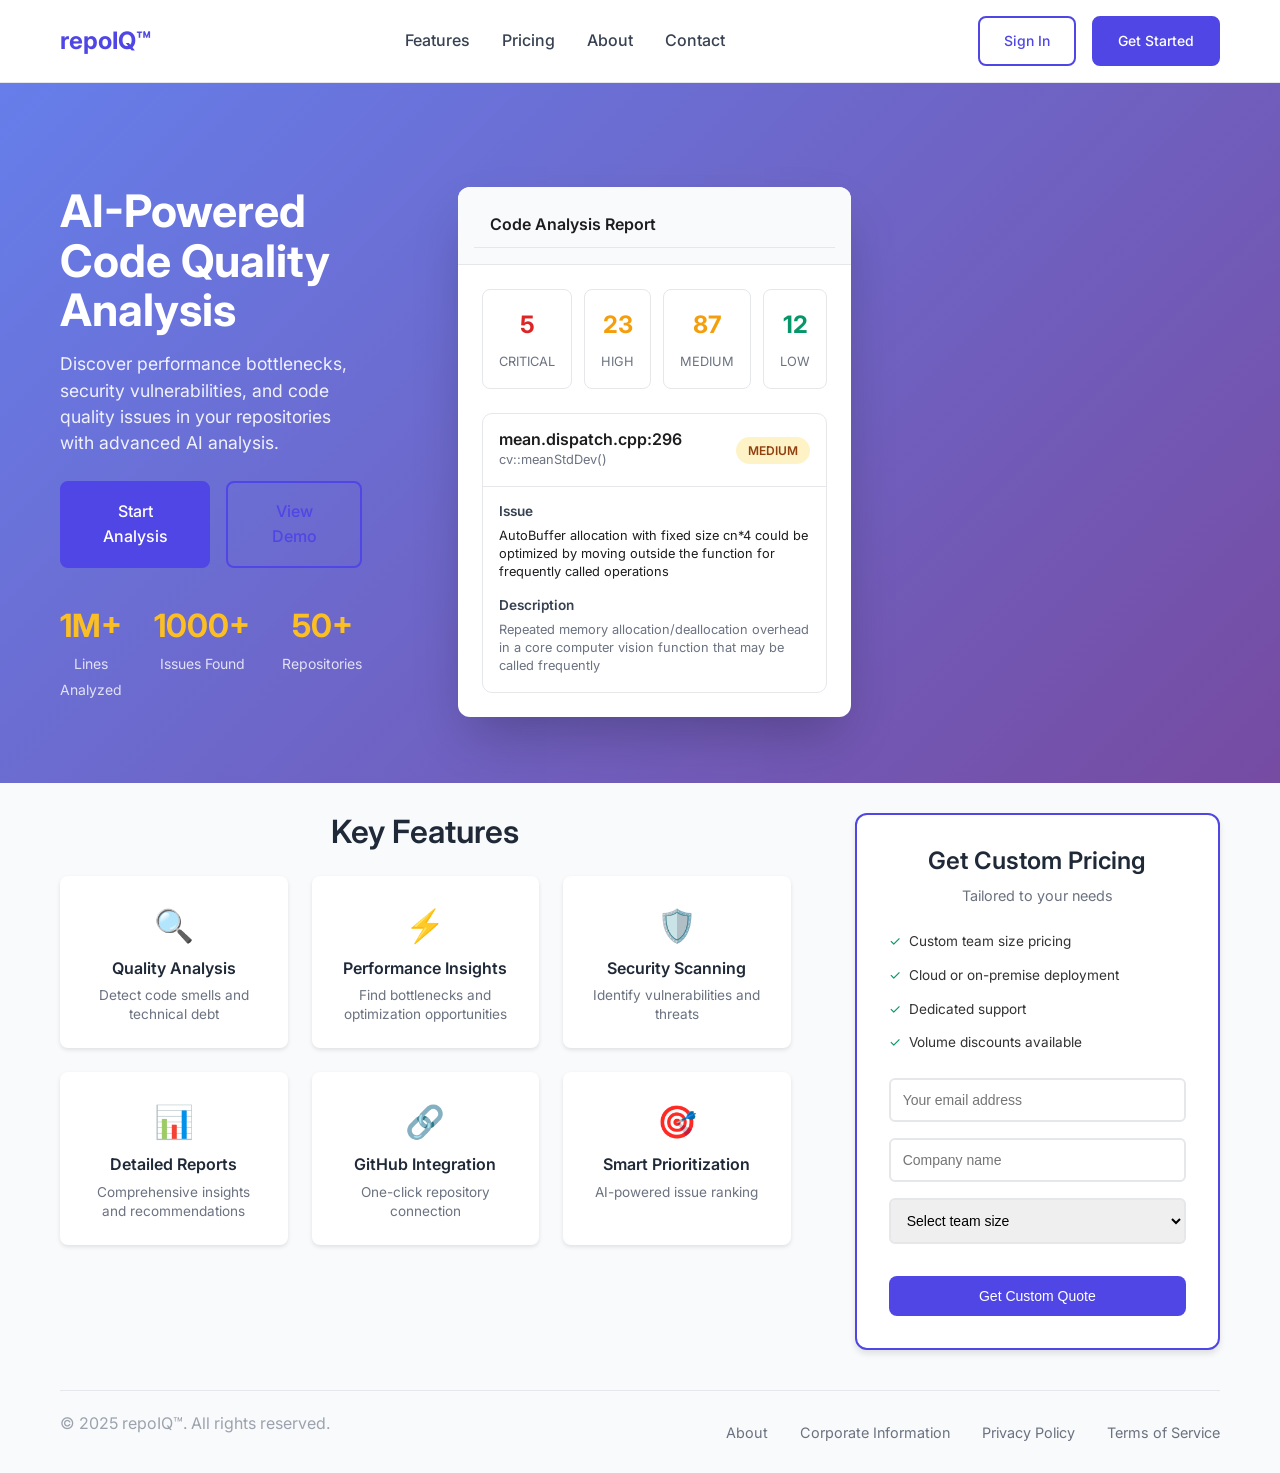
<file: index.html>
<!DOCTYPE html>
<html lang="en">
<head>
    <meta charset="UTF-8">
    <meta name="viewport" content="width=device-width, initial-scale=1.0">
    <title>repoIQ - AI-Powered Code Quality Analysis</title>
    <meta name="description" content="Analyze your code with AI to find performance and quality issues. Improve your codebase with repoIQ's intelligent analysis.">
    <link rel="stylesheet" href="assets/css/main.css">
    <link rel="stylesheet" href="assets/css/components.css">
    <link href="https://fonts.googleapis.com/css2?family=Inter:wght@300;400;500;600;700&display=swap" rel="stylesheet">
</head>
<body>
    <!-- Header -->
    <header class="header">
        <nav class="nav container">
            <div class="nav-brand">
                <div class="logo">repoIQ™</div>
            </div>
            <ul class="nav-menu">
                <li><a href="#features" class="nav-link">Features</a></li>
                <li><a href="#pricing-section" class="nav-link">Pricing</a></li>
                <li><a href="pages/about.html" class="nav-link">About</a></li>
                <li><a href="pages/contact.html" class="nav-link">Contact</a></li>
            </ul>
            <div class="nav-actions">
                <a href="https://repoiq.net" class="btn btn-outline">Sign In</a>
                <a href="https://repoiq.net" class="btn btn-primary">Get Started</a>
            </div>
            <button class="nav-toggle" aria-label="Toggle navigation">
                <span></span>
                <span></span>
                <span></span>
            </button>
        </nav>
    </header>

    <!-- Main Content Section -->
    <section class="hero">
        <div class="container">
            <div style="display: grid; grid-template-columns: 1fr 1fr; gap: 6rem; align-items: start; min-height: 70vh; padding: 4rem 0 2rem 0;">
                <!-- Left Column: Hero Content -->
                <div>
                    <h1 class="hero-title">AI-Powered Code Quality Analysis</h1>
                    <p class="hero-subtitle">
                        Discover performance bottlenecks, security vulnerabilities, and code quality issues
                        in your repositories with advanced AI analysis.
                    </p>
                    <div class="hero-actions">
                        <a href="https://repoiq.net" class="btn btn-primary btn-large">Start Analysis</a>
                        <a href="pages/demo.html" class="btn btn-outline btn-large">View Demo</a>
                    </div>
                    <div class="hero-stats">
                        <div class="stat">
                            <span class="stat-number">1M+</span>
                            <span class="stat-label">Lines Analyzed</span>
                        </div>
                        <div class="stat">
                            <span class="stat-number">1000+</span>
                            <span class="stat-label">Issues Found</span>
                        </div>
                        <div class="stat">
                            <span class="stat-number">50+</span>
                            <span class="stat-label">Repositories</span>
                        </div>
                    </div>
                </div>
                
                <!-- Right Column: Dashboard Preview -->
                <div class="hero-visual">
                    <div class="dashboard-preview" style="transform: scale(1); height: 100%; min-height: 500px;">
                        <div class="dashboard-header">
                            <h3 style="margin: 0; font-size: 1rem; color: #1d1d1f; padding: 0.75rem 1rem; border-bottom: 1px solid #e5e7eb;">
                                Code Analysis Report
                            </h3>
                        </div>
                        <div class="dashboard-content" style="padding: 1.5rem; height: 100%;">
                            <div style="display: grid; grid-template-columns: repeat(4, 1fr); gap: 0.75rem; margin-bottom: 1.5rem;">
                                <div style="background: #ffffff; padding: 1rem; border-radius: 8px; text-align: center; border: 1px solid #e5e7eb;">
                                    <div style="font-size: 1.5rem; font-weight: 700; color: #dc2626; margin-bottom: 0.5rem;">5</div>
                                    <div style="font-size: 0.8rem; color: #6b7280; text-transform: uppercase;">Critical</div>
                                </div>
                                <div style="background: #ffffff; padding: 1rem; border-radius: 8px; text-align: center; border: 1px solid #e5e7eb;">
                                    <div style="font-size: 1.5rem; font-weight: 700; color: #f59e0b; margin-bottom: 0.5rem;">23</div>
                                    <div style="font-size: 0.8rem; color: #6b7280; text-transform: uppercase;">High</div>
                                </div>
                                <div style="background: #ffffff; padding: 1rem; border-radius: 8px; text-align: center; border: 1px solid #e5e7eb;">
                                    <div style="font-size: 1.5rem; font-weight: 700; color: #f59e0b; margin-bottom: 0.5rem;">87</div>
                                    <div style="font-size: 0.8rem; color: #6b7280; text-transform: uppercase;">Medium</div>
                                </div>
                                <div style="background: #ffffff; padding: 1rem; border-radius: 8px; text-align: center; border: 1px solid #e5e7eb;">
                                    <div style="font-size: 1.5rem; font-weight: 700; color: #059669; margin-bottom: 0.5rem;">12</div>
                                    <div style="font-size: 0.8rem; color: #6b7280; text-transform: uppercase;">Low</div>
                                </div>
                            </div>
                            
                            <div style="background: #ffffff; border: 1px solid #e5e7eb; border-radius: 10px; overflow: hidden; height: 280px;">
                                <div style="display: flex; justify-content: space-between; align-items: center; padding: 1rem; border-bottom: 1px solid #e5e7eb;">
                                    <div>
                                        <h2 style="margin: 0; font-size: 1rem; font-weight: 600; color: #1d1d1f;">mean.dispatch.cpp:296</h2>
                                        <p style="margin: 0; font-size: 0.8rem; color: #6b7280;">cv::meanStdDev()</p>
                                    </div>
                                    <span style="background: #fef3c7; color: #92400e; padding: 0.25rem 0.75rem; border-radius: 999px; font-size: 0.75rem; font-weight: 600;">MEDIUM</span>
                                </div>
                                <div style="padding: 1rem; height: calc(100% - 60px); overflow-y: auto;">
                                    <div style="margin-bottom: 1rem;">
                                        <h3 style="margin: 0 0 0.5rem 0; font-size: 0.85rem; font-weight: 600; color: #374151;">Issue</h3>
                                        <p style="margin: 0; color: #1d1d1f; line-height: 1.4; font-size: 0.8rem;">AutoBuffer allocation with fixed size cn*4 could be optimized by moving outside the function for frequently called operations</p>
                                    </div>
                                    <div style="margin-bottom: 1rem;">
                                        <h3 style="margin: 0 0 0.5rem 0; font-size: 0.85rem; font-weight: 600; color: #374151;">Description</h3>
                                        <p style="margin: 0; color: #6b7280; line-height: 1.4; font-size: 0.8rem;">Repeated memory allocation/deallocation overhead in a core computer vision function that may be called frequently</p>
                                    </div>
                                    <div>
                                        <h3 style="margin: 0 0 0.5rem 0; font-size: 0.85rem; font-weight: 600; color: #374151;">Potential Solution</h3>
                                        <p style="margin: 0; color: #059669; line-height: 1.4; font-size: 0.8rem;">Consider using a thread-local static buffer or moving allocation outside hot paths if this function is called repeatedly</p>
                                    </div>
                                </div>
                            </div>
                        </div>
                    </div>
                </div>
            </div>
        </div>
    </section>

    <!-- Compact Features & Pricing Section -->
    <section id="pricing-section" style="padding: 30px 0 20px 0; background-color: #f9fafb;">
        <div class="container">
            <div style="display: grid; grid-template-columns: 2fr 1fr; gap: 4rem; align-items: start;">
                <!-- Features Grid -->
                <div id="features">
                    <h2 style="font-size: 2rem; margin-bottom: 1.5rem; color: #1f2937; text-align: center;">Key Features</h2>
                    <div style="display: grid; grid-template-columns: repeat(3, 1fr); gap: 1.5rem;">
                        <div style="background: white; padding: 1.5rem; border-radius: 8px; text-align: center; box-shadow: 0 2px 4px rgba(0,0,0,0.1);">
                            <div style="font-size: 2rem; margin-bottom: 0.5rem;">🔍</div>
                            <h3 style="font-size: 1rem; margin-bottom: 0.5rem; color: #1f2937;">Quality Analysis</h3>
                            <p style="font-size: 0.85rem; color: #6b7280; margin: 0; line-height: 1.4;">Detect code smells and technical debt</p>
                        </div>
                        <div style="background: white; padding: 1.5rem; border-radius: 8px; text-align: center; box-shadow: 0 2px 4px rgba(0,0,0,0.1);">
                            <div style="font-size: 2rem; margin-bottom: 0.5rem;">⚡</div>
                            <h3 style="font-size: 1rem; margin-bottom: 0.5rem; color: #1f2937;">Performance Insights</h3>
                            <p style="font-size: 0.85rem; color: #6b7280; margin: 0; line-height: 1.4;">Find bottlenecks and optimization opportunities</p>
                        </div>
                        <div style="background: white; padding: 1.5rem; border-radius: 8px; text-align: center; box-shadow: 0 2px 4px rgba(0,0,0,0.1);">
                            <div style="font-size: 2rem; margin-bottom: 0.5rem;">🛡️</div>
                            <h3 style="font-size: 1rem; margin-bottom: 0.5rem; color: #1f2937;">Security Scanning</h3>
                            <p style="font-size: 0.85rem; color: #6b7280; margin: 0; line-height: 1.4;">Identify vulnerabilities and threats</p>
                        </div>
                        <div style="background: white; padding: 1.5rem; border-radius: 8px; text-align: center; box-shadow: 0 2px 4px rgba(0,0,0,0.1);">
                            <div style="font-size: 2rem; margin-bottom: 0.5rem;">📊</div>
                            <h3 style="font-size: 1rem; margin-bottom: 0.5rem; color: #1f2937;">Detailed Reports</h3>
                            <p style="font-size: 0.85rem; color: #6b7280; margin: 0; line-height: 1.4;">Comprehensive insights and recommendations</p>
                        </div>
                        <div style="background: white; padding: 1.5rem; border-radius: 8px; text-align: center; box-shadow: 0 2px 4px rgba(0,0,0,0.1);">
                            <div style="font-size: 2rem; margin-bottom: 0.5rem;">🔗</div>
                            <h3 style="font-size: 1rem; margin-bottom: 0.5rem; color: #1f2937;">GitHub Integration</h3>
                            <p style="font-size: 0.85rem; color: #6b7280; margin: 0; line-height: 1.4;">One-click repository connection</p>
                        </div>
                        <div style="background: white; padding: 1.5rem; border-radius: 8px; text-align: center; box-shadow: 0 2px 4px rgba(0,0,0,0.1);">
                            <div style="font-size: 2rem; margin-bottom: 0.5rem;">🎯</div>
                            <h3 style="font-size: 1rem; margin-bottom: 0.5rem; color: #1f2937;">Smart Prioritization</h3>
                            <p style="font-size: 0.85rem; color: #6b7280; margin: 0; line-height: 1.4;">AI-powered issue ranking</p>
                        </div>
                    </div>
                </div>
                
                <!-- Pricing Card -->
                <div>
                    <div style="background: white; border-radius: 12px; padding: 2rem; box-shadow: 0 4px 6px rgba(0,0,0,0.1); border: 2px solid #4f46e5;">
                        <div style="text-align: center; margin-bottom: 1.5rem;">
                            <h2 style="font-size: 1.5rem; margin-bottom: 0.5rem; color: #1f2937;">Get Custom Pricing</h2>
                            <p style="color: #6b7280; font-size: 0.9rem; margin: 0;">Tailored to your needs</p>
                        </div>
                        
                        <div style="margin-bottom: 1.5rem;">
                            <div style="display: flex; align-items: center; margin-bottom: 0.75rem; font-size: 0.85rem;">
                                <span style="color: #059669; margin-right: 0.5rem;">✓</span>
                                <span>Custom team size pricing</span>
                            </div>
                            <div style="display: flex; align-items: center; margin-bottom: 0.75rem; font-size: 0.85rem;">
                                <span style="color: #059669; margin-right: 0.5rem;">✓</span>
                                <span>Cloud or on-premise deployment</span>
                            </div>
                            <div style="display: flex; align-items: center; margin-bottom: 0.75rem; font-size: 0.85rem;">
                                <span style="color: #059669; margin-right: 0.5rem;">✓</span>
                                <span>Dedicated support</span>
                            </div>
                            <div style="display: flex; align-items: center; margin-bottom: 0.75rem; font-size: 0.85rem;">
                                <span style="color: #059669; margin-right: 0.5rem;">✓</span>
                                <span>Volume discounts available</span>
                            </div>
                        </div>
                        
                        <form id="customPricingForm" style="margin-bottom: 1rem;">
                            <input type="email" id="userEmail" name="email" placeholder="Your email address" required style="width: 100%; padding: 12px; border: 2px solid #e5e7eb; border-radius: 6px; margin-bottom: 1rem; font-size: 14px;">
                            <input type="text" id="companyName" name="company" placeholder="Company name" required style="width: 100%; padding: 12px; border: 2px solid #e5e7eb; border-radius: 6px; margin-bottom: 1rem; font-size: 14px;">
                            <select id="teamSize" name="teamSize" required style="width: 100%; padding: 12px; border: 2px solid #e5e7eb; border-radius: 6px; margin-bottom: 1rem; font-size: 14px;">
                                <option value="">Select team size</option>
                                <option value="1-10 developers">1-10 developers</option>
                                <option value="11-50 developers">11-50 developers</option>
                                <option value="51-200 developers">51-200 developers</option>
                                <option value="200+ developers">200+ developers</option>
                            </select>
                        </form>
                        
                        <button id="getCustomQuoteBtn" class="btn btn-primary" style="width: 100%; text-align: center; display: block; border: none; cursor: pointer;">Get Custom Quote</button>
                    </div>
                </div>
            </div>
        </div>
    </section>

    <!-- Footer -->
    <footer class="footer" style="padding: 20px 0; background-color: #f9fafb;">
        <div class="container">
            <div class="footer-bottom" style="padding: 0; border-top: 1px solid #e5e7eb; padding-top: 20px;">
                <p class="footer-copyright">
                    © 2025 repoIQ™. All rights reserved.
                </p>
                <div class="footer-links" style="display: flex; gap: 2rem; align-items: center;">
                    <a href="#" style="color: #6b7280; text-decoration: none; font-size: 0.9rem;">About</a>
                    <a href="#" style="color: #6b7280; text-decoration: none; font-size: 0.9rem;">Corporate Information</a>
                    <a href="#" style="color: #6b7280; text-decoration: none; font-size: 0.9rem;">Privacy Policy</a>
                    <a href="#" style="color: #6b7280; text-decoration: none; font-size: 0.9rem;">Terms of Service</a>
                </div>
            </div>
        </div>
    </footer>

    <script src="assets/js/main.js"></script>
</body>
</html>
</file>
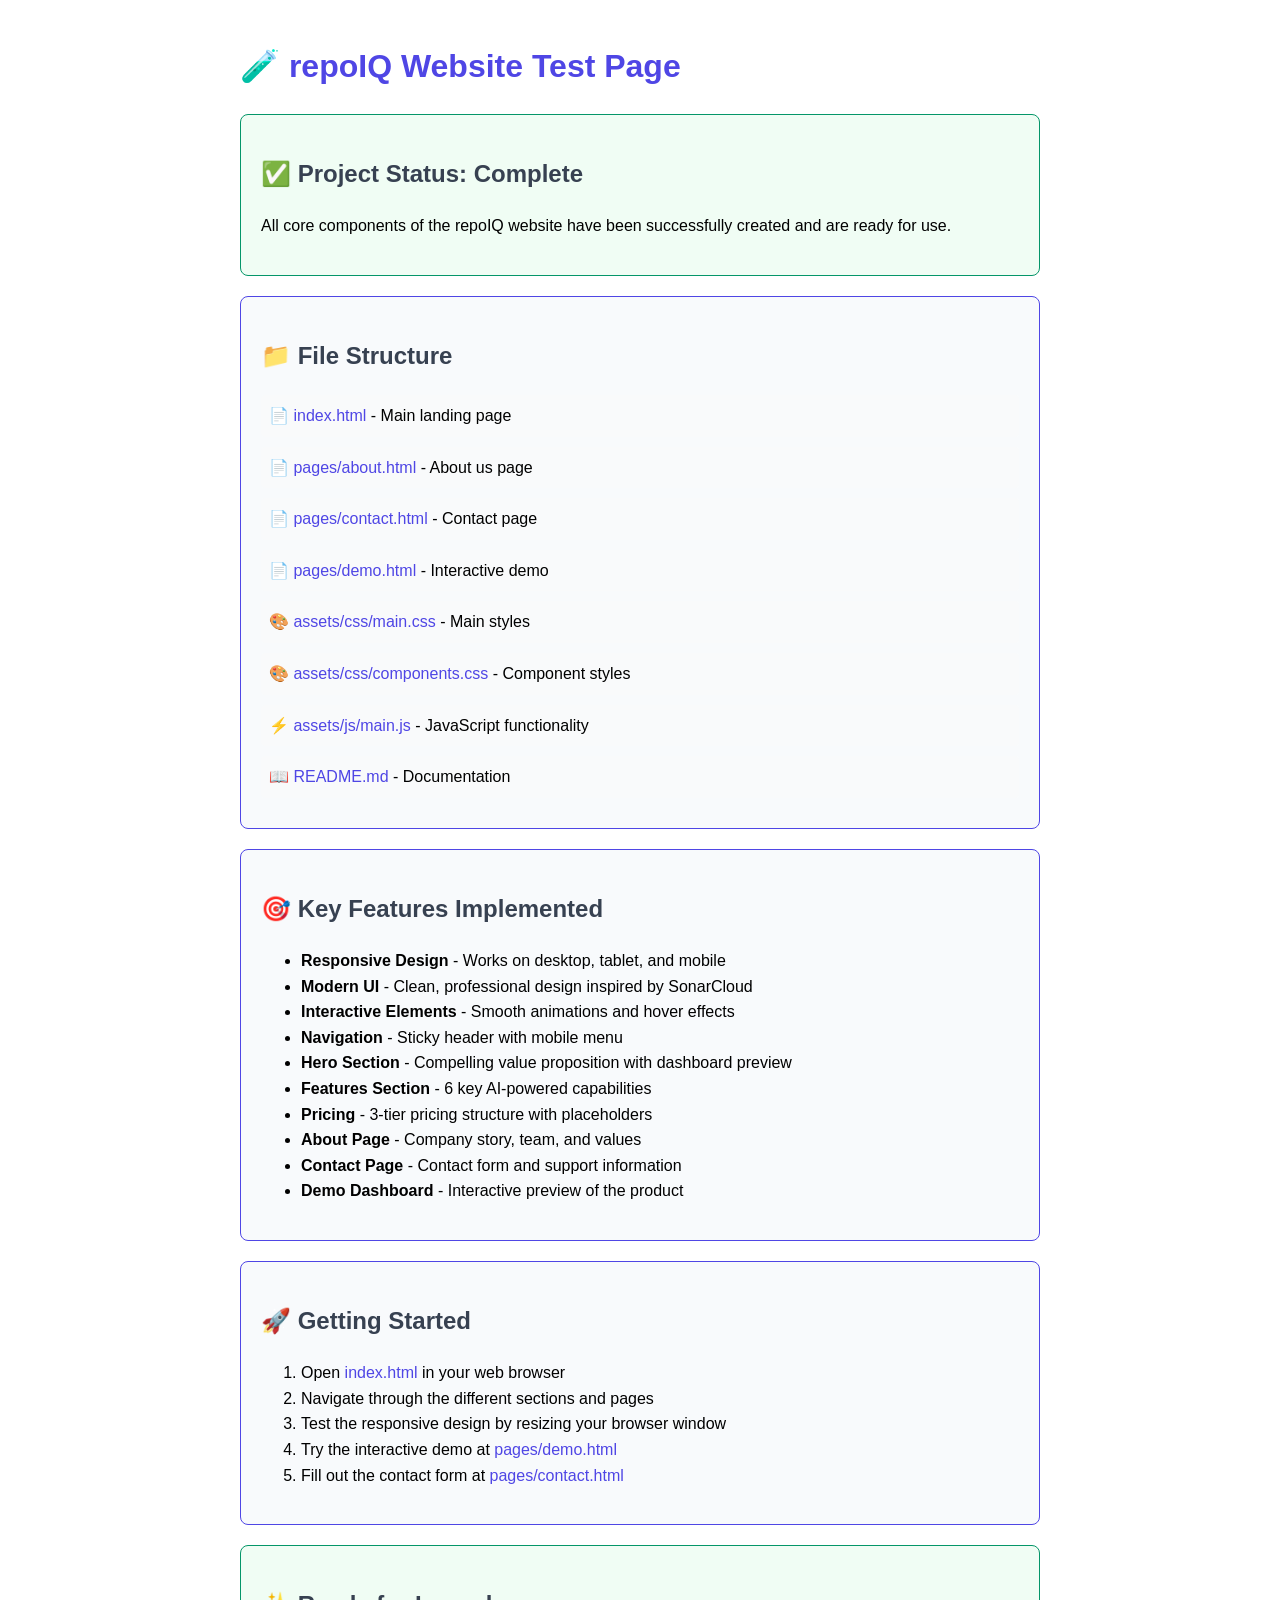
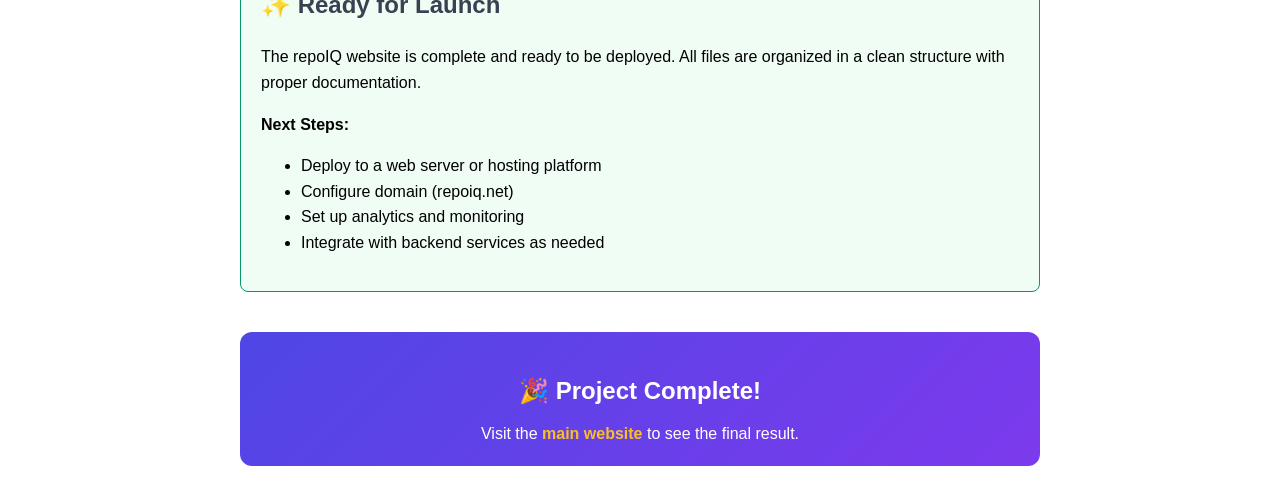
<file: test.html>
<!DOCTYPE html>
<html lang="en">
<head>
    <meta charset="UTF-8">
    <meta name="viewport" content="width=device-width, initial-scale=1.0">
    <title>repoIQ - Test Page</title>
    <style>
        body {
            font-family: Arial, sans-serif;
            max-width: 800px;
            margin: 0 auto;
            padding: 20px;
            line-height: 1.6;
        }
        .test-section {
            margin: 20px 0;
            padding: 20px;
            border: 1px solid #ddd;
            border-radius: 8px;
        }
        .success { border-color: #059669; background: #f0fdf4; }
        .info { border-color: #4f46e5; background: #f8fafc; }
        h1 { color: #4f46e5; }
        h2 { color: #374151; }
        a { color: #4f46e5; text-decoration: none; }
        a:hover { text-decoration: underline; }
        .file-list { display: grid; gap: 10px; margin: 10px 0; }
        .file-item { padding: 8px; background: #f9fafb; border-radius: 4px; }
    </style>
</head>
<body>
    <h1>🧪 repoIQ Website Test Page</h1>
    
    <div class="test-section success">
        <h2>✅ Project Status: Complete</h2>
        <p>All core components of the repoIQ website have been successfully created and are ready for use.</p>
    </div>

    <div class="test-section info">
        <h2>📁 File Structure</h2>
        <div class="file-list">
            <div class="file-item">📄 <a href="index.html">index.html</a> - Main landing page</div>
            <div class="file-item">📄 <a href="pages/about.html">pages/about.html</a> - About us page</div>
            <div class="file-item">📄 <a href="pages/contact.html">pages/contact.html</a> - Contact page</div>
            <div class="file-item">📄 <a href="pages/demo.html">pages/demo.html</a> - Interactive demo</div>
            <div class="file-item">🎨 <a href="assets/css/main.css">assets/css/main.css</a> - Main styles</div>
            <div class="file-item">🎨 <a href="assets/css/components.css">assets/css/components.css</a> - Component styles</div>
            <div class="file-item">⚡ <a href="assets/js/main.js">assets/js/main.js</a> - JavaScript functionality</div>
            <div class="file-item">📖 <a href="README.md">README.md</a> - Documentation</div>
        </div>
    </div>

    <div class="test-section info">
        <h2>🎯 Key Features Implemented</h2>
        <ul>
            <li><strong>Responsive Design</strong> - Works on desktop, tablet, and mobile</li>
            <li><strong>Modern UI</strong> - Clean, professional design inspired by SonarCloud</li>
            <li><strong>Interactive Elements</strong> - Smooth animations and hover effects</li>
            <li><strong>Navigation</strong> - Sticky header with mobile menu</li>
            <li><strong>Hero Section</strong> - Compelling value proposition with dashboard preview</li>
            <li><strong>Features Section</strong> - 6 key AI-powered capabilities</li>
            <li><strong>Pricing</strong> - 3-tier pricing structure with placeholders</li>
            <li><strong>About Page</strong> - Company story, team, and values</li>
            <li><strong>Contact Page</strong> - Contact form and support information</li>
            <li><strong>Demo Dashboard</strong> - Interactive preview of the product</li>
        </ul>
    </div>

    <div class="test-section info">
        <h2>🚀 Getting Started</h2>
        <ol>
            <li>Open <a href="index.html">index.html</a> in your web browser</li>
            <li>Navigate through the different sections and pages</li>
            <li>Test the responsive design by resizing your browser window</li>
            <li>Try the interactive demo at <a href="pages/demo.html">pages/demo.html</a></li>
            <li>Fill out the contact form at <a href="pages/contact.html">pages/contact.html</a></li>
        </ol>
    </div>

    <div class="test-section success">
        <h2>✨ Ready for Launch</h2>
        <p>The repoIQ website is complete and ready to be deployed. All files are organized in a clean structure with proper documentation.</p>
        <p><strong>Next Steps:</strong></p>
        <ul>
            <li>Deploy to a web server or hosting platform</li>
            <li>Configure domain (repoiq.net)</li>
            <li>Set up analytics and monitoring</li>
            <li>Integrate with backend services as needed</li>
        </ul>
    </div>

    <div style="text-align: center; margin-top: 40px; padding: 20px; background: linear-gradient(135deg, #4f46e5 0%, #7c3aed 100%); color: white; border-radius: 12px;">
        <h2 style="color: white; margin-bottom: 10px;">🎉 Project Complete!</h2>
        <p style="margin: 0;">Visit the <a href="index.html" style="color: #fbbf24; font-weight: bold;">main website</a> to see the final result.</p>
    </div>
</body>
</html>
</file>
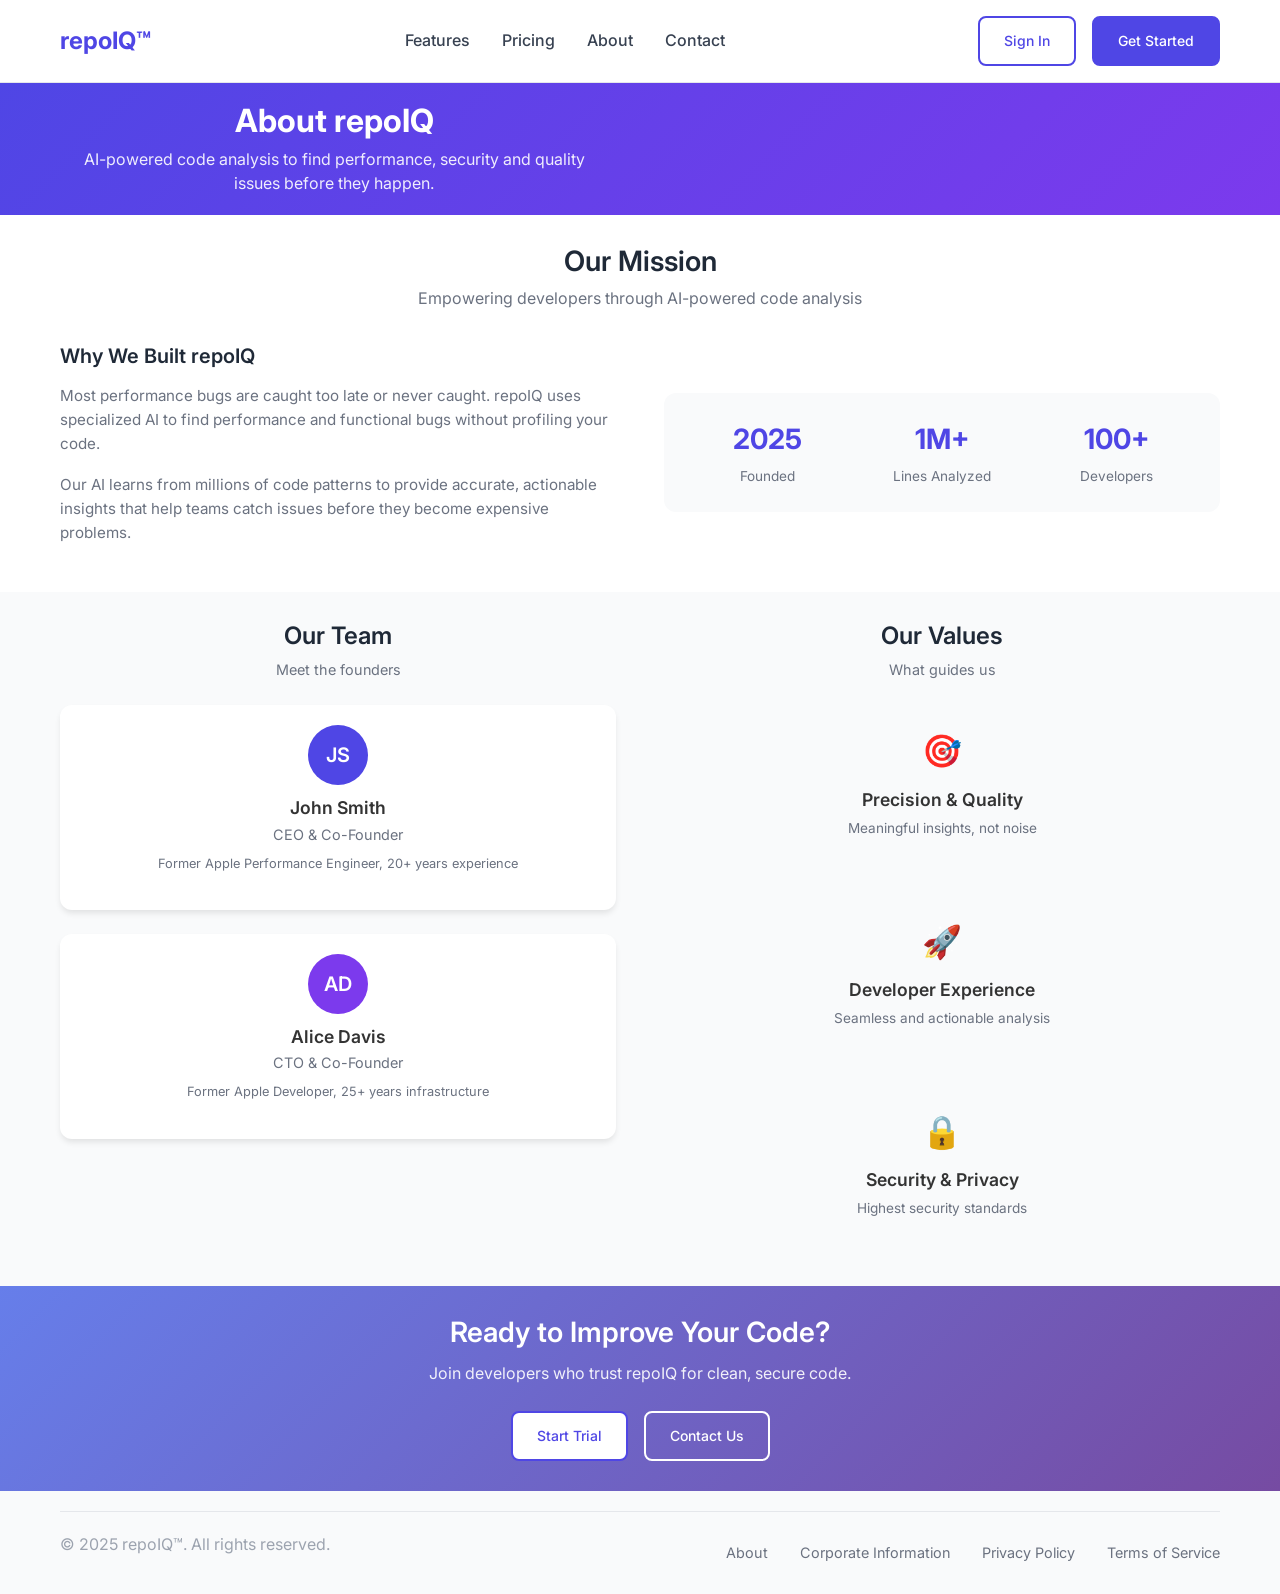
<file: pages/about.html>
<!DOCTYPE html>
<html lang="en">
<head>
    <meta charset="UTF-8">
    <meta name="viewport" content="width=device-width, initial-scale=1.0">
    <title>About Us - repoIQ</title>
    <meta name="description" content="Learn about repoIQ's mission to improve code quality through AI-powered analysis.">
    <link rel="stylesheet" href="../assets/css/main.css">
    <link rel="stylesheet" href="../assets/css/components.css">
    <link href="https://fonts.googleapis.com/css2?family=Inter:wght@300;400;500;600;700&display=swap" rel="stylesheet">
</head>
<body>
    <!-- Header -->
    <header class="header">
        <nav class="nav container">
            <div class="nav-brand">
                <a href="../index.html" class="logo">repoIQ™</a>
            </div>
            <ul class="nav-menu">
                <li><a href="../index.html#features" class="nav-link">Features</a></li>
                <li><a href="../index.html#pricing-section" class="nav-link">Pricing</a></li>
                <li><a href="about.html" class="nav-link">About</a></li>
                <li><a href="contact.html" class="nav-link">Contact</a></li>
            </ul>
            <div class="nav-actions">
                <a href="#" class="btn btn-outline">Sign In</a>
                <a href="#" class="btn btn-primary">Get Started</a>
            </div>
            <button class="nav-toggle" aria-label="Toggle navigation">
                <span></span>
                <span></span>
                <span></span>
            </button>
        </nav>
    </header>

    <!-- About Hero -->
    <section class="hero" style="padding: 20px 0; background: linear-gradient(135deg, #4f46e5 0%, #7c3aed 100%); min-height: auto;">
        <div class="container">
            <div class="hero-content" style="text-align: center; max-width: 800px; margin: 0 auto;">
                <h1 class="hero-title" style="font-size: 2rem; margin-bottom: 0.5rem;">About repoIQ</h1>
                <p class="hero-subtitle" style="font-size: 1rem; margin: 0;">
                    AI-powered code analysis to find performance, security and quality issues before they happen.
                </p>
            </div>
        </div>
    </section>

    <!-- Mission Section -->
    <section style="padding: 30px 0;">
        <div class="container">
            <div style="text-align: center; margin-bottom: 2rem;">
                <h2 style="font-size: 1.75rem; margin-bottom: 0.5rem; color: #1f2937;">Our Mission</h2>
                <p style="font-size: 1rem; color: #6b7280; margin: 0;">
                    Empowering developers through AI-powered code analysis
                </p>
            </div>
            <div style="display: grid; grid-template-columns: 1fr 1fr; gap: 3rem; align-items: center;">
                <div>
                    <h3 style="font-size: 1.25rem; margin-bottom: 1rem; color: #1f2937;">Why We Built repoIQ</h3>
                    <p style="margin-bottom: 1rem; color: #6b7280; line-height: 1.6; font-size: 0.95rem;">
                        Most performance bugs are caught too late or never caught. repoIQ uses specialized AI to find performance and functional bugs without profiling your code.
                    </p>
                    <p style="margin-bottom: 1rem; color: #6b7280; line-height: 1.6; font-size: 0.95rem;">
                        Our AI learns from millions of code patterns to provide accurate, actionable insights that help teams catch issues before they become expensive problems.
                    </p>
                </div>
                <div style="background: #f9fafb; padding: 1.5rem; border-radius: 12px;">
                    <div style="display: grid; grid-template-columns: repeat(3, 1fr); gap: 1rem; text-align: center;">
                        <div>
                            <div style="font-size: 1.75rem; font-weight: 700; color: #4f46e5; margin-bottom: 0.25rem;">2025</div>
                            <div style="color: #6b7280; font-size: 0.85rem;">Founded</div>
                        </div>
                        <div>
                            <div style="font-size: 1.75rem; font-weight: 700; color: #4f46e5; margin-bottom: 0.25rem;">1M+</div>
                            <div style="color: #6b7280; font-size: 0.85rem;">Lines Analyzed</div>
                        </div>
                        <div>
                            <div style="font-size: 1.75rem; font-weight: 700; color: #4f46e5; margin-bottom: 0.25rem;">100+</div>
                            <div style="color: #6b7280; font-size: 0.85rem;">Developers</div>
                        </div>
                    </div>
                </div>
            </div>
        </div>
    </section>

    <!-- Team & Values Section -->
    <section style="padding: 30px 0; background-color: #f9fafb;">
        <div class="container">
            <div style="display: grid; grid-template-columns: 1fr 1fr; gap: 3rem;">
                <!-- Team -->
                <div>
                    <div style="text-align: center; margin-bottom: 1.5rem;">
                        <h2 style="font-size: 1.5rem; margin-bottom: 0.5rem; color: #1f2937;">Our Team</h2>
                        <p style="font-size: 0.9rem; color: #6b7280; margin: 0;">Meet the founders</p>
                    </div>
                    <div style="display: grid; gap: 1.5rem;">
                        <div class="card" style="text-align: center;">
                            <div class="card-body" style="padding: 1.25rem;">
                                <div style="width: 60px; height: 60px; background: #4f46e5; border-radius: 50%; margin: 0 auto 0.75rem; display: flex; align-items: center; justify-content: center; color: white; font-size: 1.25rem; font-weight: 600;">JS</div>
                                <h3 style="margin-bottom: 0.25rem; font-size: 1.1rem;">John Smith</h3>
                                <p style="color: #6b7280; margin-bottom: 0.5rem; font-size: 0.9rem;">CEO & Co-Founder</p>
                                <p style="color: #6b7280; font-size: 0.8rem;">Former Apple Performance Engineer, 20+ years experience</p>
                            </div>
                        </div>
                        <div class="card" style="text-align: center;">
                            <div class="card-body" style="padding: 1.25rem;">
                                <div style="width: 60px; height: 60px; background: #7c3aed; border-radius: 50%; margin: 0 auto 0.75rem; display: flex; align-items: center; justify-content: center; color: white; font-size: 1.25rem; font-weight: 600;">AD</div>
                                <h3 style="margin-bottom: 0.25rem; font-size: 1.1rem;">Alice Davis</h3>
                                <p style="color: #6b7280; margin-bottom: 0.5rem; font-size: 0.9rem;">CTO & Co-Founder</p>
                                <p style="color: #6b7280; font-size: 0.8rem;">Former Apple Developer, 25+ years infrastructure</p>
                            </div>
                        </div>
                    </div>
                </div>
                
                <!-- Values -->
                <div>
                    <div style="text-align: center; margin-bottom: 1.5rem;">
                        <h2 style="font-size: 1.5rem; margin-bottom: 0.5rem; color: #1f2937;">Our Values</h2>
                        <p style="font-size: 0.9rem; color: #6b7280; margin: 0;">What guides us</p>
                    </div>
                    <div style="display: grid; gap: 1.25rem;">
                        <div style="text-align: center; padding: 1.25rem;">
                            <div style="font-size: 2rem; margin-bottom: 0.75rem;">🎯</div>
                            <h3 style="margin-bottom: 0.5rem; font-size: 1.1rem;">Precision & Quality</h3>
                            <p style="color: #6b7280; font-size: 0.85rem;">Meaningful insights, not noise</p>
                        </div>
                        <div style="text-align: center; padding: 1.25rem;">
                            <div style="font-size: 2rem; margin-bottom: 0.75rem;">🚀</div>
                            <h3 style="margin-bottom: 0.5rem; font-size: 1.1rem;">Developer Experience</h3>
                            <p style="color: #6b7280; font-size: 0.85rem;">Seamless and actionable analysis</p>
                        </div>
                        <div style="text-align: center; padding: 1.25rem;">
                            <div style="font-size: 2rem; margin-bottom: 0.75rem;">🔒</div>
                            <h3 style="margin-bottom: 0.5rem; font-size: 1.1rem;">Security & Privacy</h3>
                            <p style="color: #6b7280; font-size: 0.85rem;">Highest security standards</p>
                        </div>
                    </div>
                </div>
            </div>
        </div>
    </section>

    <!-- CTA Section -->
    <section style="padding: 30px 0; background: linear-gradient(135deg, #667eea 0%, #764ba2 100%); color: white;">
        <div class="container">
            <div style="text-align: center; max-width: 500px; margin: 0 auto;">
                <h2 style="font-size: 1.75rem; margin-bottom: 0.75rem; color: white;">Ready to Improve Your Code?</h2>
                <p style="font-size: 1rem; margin-bottom: 1.5rem; color: rgba(255, 255, 255, 0.9);">
                    Join developers who trust repoIQ for clean, secure code.
                </p>
                <div style="display: flex; gap: 1rem; justify-content: center;">
                    <a href="#" class="btn btn-primary" style="background: white; color: #4f46e5; padding: 12px 24px;">Start Trial</a>
                    <a href="contact.html" class="btn btn-outline" style="border-color: white; color: white; padding: 12px 24px;">Contact Us</a>
                </div>
            </div>
        </div>
    </section>

    <!-- Footer -->
    <footer class="footer" style="padding: 20px 0; background-color: #f9fafb;">
        <div class="container">
            <div class="footer-bottom" style="padding: 0; border-top: 1px solid #e5e7eb; padding-top: 20px;">
                <p class="footer-copyright">
                    © 2025 repoIQ™. All rights reserved.
                </p>
                <div class="footer-links" style="display: flex; gap: 2rem; align-items: center;">
                    <a href="../index.html" style="color: #6b7280; text-decoration: none; font-size: 0.9rem;">About</a>
                    <a href="#" style="color: #6b7280; text-decoration: none; font-size: 0.9rem;">Corporate Information</a>
                    <a href="#" style="color: #6b7280; text-decoration: none; font-size: 0.9rem;">Privacy Policy</a>
                    <a href="#" style="color: #6b7280; text-decoration: none; font-size: 0.9rem;">Terms of Service</a>
                </div>
            </div>
        </div>
    </footer>

    <script src="../assets/js/main.js"></script>
</body>
</html>
</file>
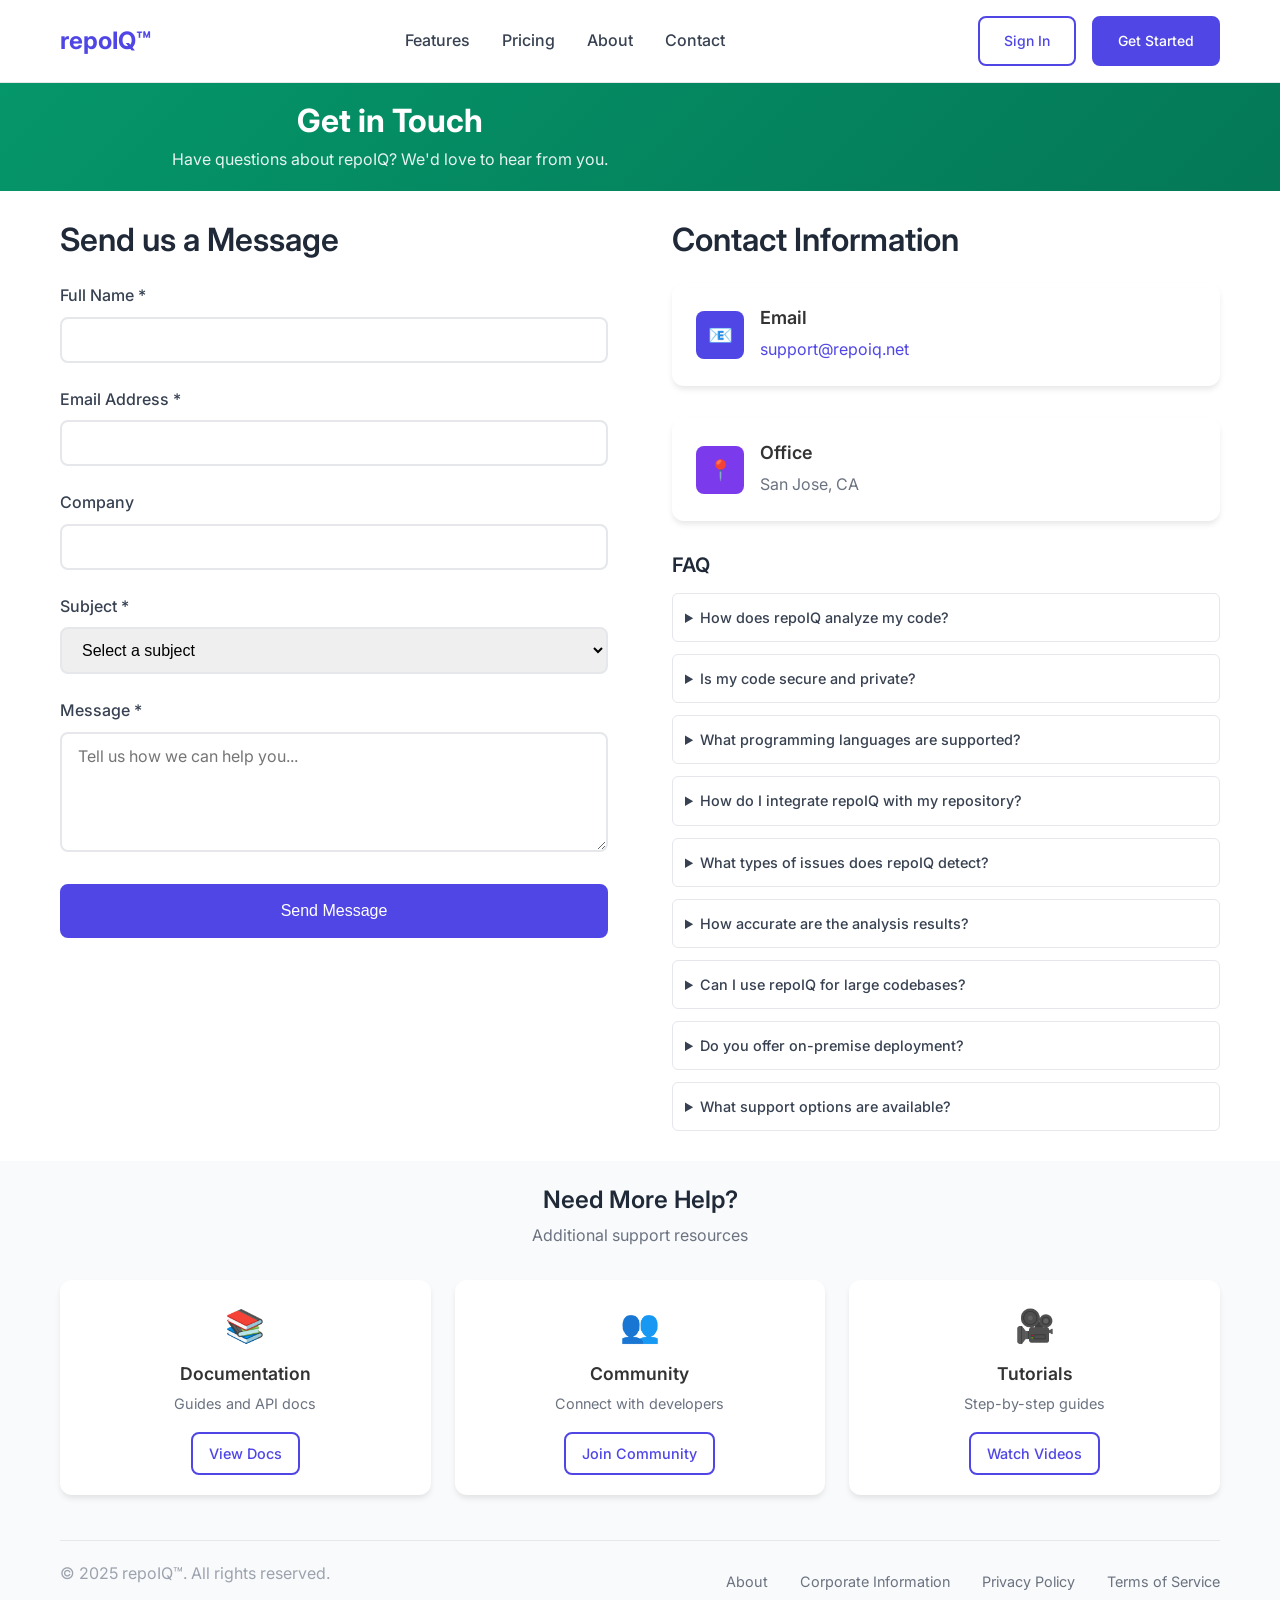
<file: pages/contact.html>
<!DOCTYPE html>
<html lang="en">
<head>
    <meta charset="UTF-8">
    <meta name="viewport" content="width=device-width, initial-scale=1.0">
    <title>Contact Us - repoIQ</title>
    <meta name="description" content="Get in touch with the repoIQ team. We're here to help with your code quality analysis needs.">
    <link rel="stylesheet" href="../assets/css/main.css">
    <link rel="stylesheet" href="../assets/css/components.css">
    <link href="https://fonts.googleapis.com/css2?family=Inter:wght@300;400;500;600;700&display=swap" rel="stylesheet">
</head>
<body>
    <!-- Header -->
    <header class="header">
        <nav class="nav container">
            <div class="nav-brand">
                <a href="../index.html" class="logo">repoIQ™</a>
            </div>
            <ul class="nav-menu">
                <li><a href="../index.html#features" class="nav-link">Features</a></li>
                <li><a href="../index.html#pricing" class="nav-link">Pricing</a></li>
                <li><a href="about.html" class="nav-link">About</a></li>
                <li><a href="mailto:support@repoiq.net?subject=RepoIQ%20support" class="nav-link">Contact</a></li>
            </ul>
            <div class="nav-actions">
                <a href="#" class="btn btn-outline">Sign In</a>
                <a href="#" class="btn btn-primary">Get Started</a>
            </div>
            <button class="nav-toggle" aria-label="Toggle navigation">
                <span></span>
                <span></span>
                <span></span>
            </button>
        </nav>
    </header>

    <!-- Contact Hero -->
    <section class="hero" style="padding: 20px 0; background: linear-gradient(135deg, #059669 0%, #047857 100%); min-height: auto;">
        <div class="container">
            <div class="hero-content" style="text-align: center; max-width: 800px; margin: 0 auto;">
                <h1 class="hero-title" style="font-size: 2rem; margin-bottom: 0.5rem;">Get in Touch</h1>
                <p class="hero-subtitle" style="font-size: 1rem; margin: 0;">
                    Have questions about repoIQ? We'd love to hear from you.
                </p>
            </div>
        </div>
    </section>

    <!-- Contact Form Section -->
    <section style="padding: 30px 0;">
        <div class="container">
            <div style="display: grid; grid-template-columns: 1fr 1fr; gap: 4rem; align-items: start;">
                <!-- Contact Form -->
                <div>
                    <h2 style="font-size: 2rem; margin-bottom: 1.5rem; color: #1f2937;">Send us a Message</h2>
                    <form id="contactForm" class="contact-form">
                        <div class="form-group">
                            <label for="name" class="form-label">Full Name *</label>
                            <input type="text" id="name" name="name" class="form-input" required>
                        </div>
                        
                        <div class="form-group">
                            <label for="email" class="form-label">Email Address *</label>
                            <input type="email" id="email" name="email" class="form-input" required>
                        </div>
                        
                        <div class="form-group">
                            <label for="company" class="form-label">Company</label>
                            <input type="text" id="company" name="company" class="form-input">
                        </div>
                        
                        <div class="form-group">
                            <label for="subject" class="form-label">Subject *</label>
                            <select id="subject" name="subject" class="form-input" required>
                                <option value="">Select a subject</option>
                                <option value="general">General Inquiry</option>
                                <option value="sales">Sales Question</option>
                                <option value="support">Technical Support</option>
                                <option value="partnership">Partnership</option>
                                <option value="feedback">Feedback</option>
                            </select>
                        </div>
                        
                        <div class="form-group">
                            <label for="message" class="form-label">Message *</label>
                            <textarea id="message" name="message" class="form-textarea" placeholder="Tell us how we can help you..." required></textarea>
                        </div>
                        
                        <button type="submit" class="btn btn-primary btn-large btn-full">Send Message</button>
                    </form>
                </div>

                <!-- Contact Information -->
                <div>
                    <h2 style="font-size: 2rem; margin-bottom: 1.5rem; color: #1f2937;">Contact Information</h2>
                    
                    <div style="display: grid; gap: 2rem;">
                        <div class="card">
                            <div class="card-body">
                                <div style="display: flex; align-items: center; gap: 1rem;">
                                    <div style="width: 48px; height: 48px; background: #4f46e5; border-radius: 8px; display: flex; align-items: center; justify-content: center; color: white; font-size: 1.25rem;">📧</div>
                                    <div>
                                        <h3 style="margin-bottom: 0.5rem; font-size: 1.125rem;">Email</h3>
                                        <p style="color: #6b7280; margin: 0;"><a href="mailto:support@repoiq.net?subject=RepoIQ%20support" style="color: #4f46e5; text-decoration: none;">support@repoiq.net</a></p>
                                    </div>
                                </div>
                            </div>
                        </div>

                        <div class="card">
                            <div class="card-body">
                                <div style="display: flex; align-items: center; gap: 1rem;">
                                    <div style="width: 48px; height: 48px; background: #7c3aed; border-radius: 8px; display: flex; align-items: center; justify-content: center; color: white; font-size: 1.25rem;">📍</div>
                                    <div>
                                        <h3 style="margin-bottom: 0.5rem; font-size: 1.125rem;">Office</h3>
                                        <p style="color: #6b7280; margin: 0;">San Jose, CA</p>
                                    </div>
                                </div>
                            </div>
                        </div>
                    </div>

                    <!-- FAQ Section -->
                    <div style="margin-top: 2rem;">
                        <h3 style="font-size: 1.25rem; margin-bottom: 1rem; color: #1f2937;">FAQ</h3>
                        
                        <div style="display: grid; gap: 0.75rem;">
                            <details style="border: 1px solid #e5e7eb; border-radius: 6px; padding: 0.75rem;">
                                <summary style="cursor: pointer; font-weight: 500; color: #374151; font-size: 0.9rem;">How does repoIQ analyze my code?</summary>
                                <p style="margin-top: 0.5rem; color: #6b7280; line-height: 1.5; font-size: 0.85rem;">repoIQ uses LLM and other advanced AI algorithms, compiler techniques to analyze code for performance, quality, and security issues. Our AI examines code patterns, identifies potential bottlenecks, and provides actionable recommendations without requiring code execution or profiling.</p>
                            </details>
                            
                            <details style="border: 1px solid #e5e7eb; border-radius: 6px; padding: 0.75rem;">
                                <summary style="cursor: pointer; font-weight: 500; color: #374151; font-size: 0.9rem;">Is my code secure and private?</summary>
                                <p style="margin-top: 0.5rem; color: #6b7280; line-height: 1.5; font-size: 0.85rem;">Yes, your code is encrypted in transit and at rest. We follow industry-standard security practices including SOC 2 compliance. Your code is never shared with third parties and is processed in secure, isolated environments.</p>
                            </details>
                            
                            <details style="border: 1px solid #e5e7eb; border-radius: 6px; padding: 0.75rem;">
                                <summary style="cursor: pointer; font-weight: 500; color: #374151; font-size: 0.9rem;">What programming languages are supported?</summary>
                                <p style="margin-top: 0.5rem; color: #6b7280; line-height: 1.5; font-size: 0.85rem;">Currently supported: C, C++, Java, Kotlin, Objective-C, and Objective-C++. We're actively adding support for Python, JavaScript, TypeScript, Go, and Rust.</p>
                            </details>
                            
                            <details style="border: 1px solid #e5e7eb; border-radius: 6px; padding: 0.75rem;">
                                <summary style="cursor: pointer; font-weight: 500; color: #374151; font-size: 0.9rem;">How do I integrate repoIQ with my repository?</summary>
                                <p style="margin-top: 0.5rem; color: #6b7280; line-height: 1.5; font-size: 0.85rem;">Simply connect your GitHub repository with one click. repoIQ automatically analyzes your codebase and provides detailed reports. You can also integrate with CI/CD pipelines using our API or GitHub Actions.</p>
                            </details>
                            
                            <details style="border: 1px solid #e5e7eb; border-radius: 6px; padding: 0.75rem;">
                                <summary style="cursor: pointer; font-weight: 500; color: #374151; font-size: 0.9rem;">What types of issues does repoIQ detect?</summary>
                                <p style="margin-top: 0.5rem; color: #6b7280; line-height: 1.5; font-size: 0.85rem;">Performance bottlenecks, logical bugs in code, inefficient algorithms, and some potential security vulnerabilities</p>
                            </details>
                            
                            <details style="border: 1px solid #e5e7eb; border-radius: 6px; padding: 0.75rem;">
                                <summary style="cursor: pointer; font-weight: 500; color: #374151; font-size: 0.9rem;">How accurate are the analysis results?</summary>
                                <p style="margin-top: 0.5rem; color: #6b7280; line-height: 1.5; font-size: 0.85rem;">Our AI models are trained on millions of code patterns and achieve over 95% accuracy with minimal false positives. Results are prioritized by impact and confidence levels to help you focus on the most critical issues first.</p>
                            </details>
                            
                            <details style="border: 1px solid #e5e7eb; border-radius: 6px; padding: 0.75rem;">
                                <summary style="cursor: pointer; font-weight: 500; color: #374151; font-size: 0.9rem;">Can I use repoIQ for large codebases?</summary>
                                <p style="margin-top: 0.5rem; color: #6b7280; line-height: 1.5; font-size: 0.85rem;">Yes, repoIQ scales to analyze codebases of any size, from small projects to enterprise applications with millions of lines of code. Analysis time scales efficiently with parallel processing capabilities.</p>
                            </details>
                            
                            <details style="border: 1px solid #e5e7eb; border-radius: 6px; padding: 0.75rem;">
                                <summary style="cursor: pointer; font-weight: 500; color: #374151; font-size: 0.9rem;">Do you offer on-premise deployment?</summary>
                                <p style="margin-top: 0.5rem; color: #6b7280; line-height: 1.5; font-size: 0.85rem;">Yes, we offer both cloud and on-premise deployment options. Enterprise customers can deploy repoIQ within their own infrastructure for maximum security and compliance requirements.</p>
                            </details>
                            
                            <details style="border: 1px solid #e5e7eb; border-radius: 6px; padding: 0.75rem;">
                                <summary style="cursor: pointer; font-weight: 500; color: #374151; font-size: 0.9rem;">What support options are available?</summary>
                                <p style="margin-top: 0.5rem; color: #6b7280; line-height: 1.5; font-size: 0.85rem;">We provide email support for all users, priority support for paid plans, and dedicated support engineers for enterprise customers. Documentation, tutorials, and community forums are also available.</p>
                            </details>
                        </div>
                    </div>
                </div>
            </div>
        </div>
    </section>

    <!-- Support Options -->
    <section style="padding: 25px 0; background-color: #f9fafb;">
        <div class="container">
            <div style="text-align: center; margin-bottom: 2rem;">
                <h2 style="font-size: 1.5rem; margin-bottom: 0.5rem; color: #1f2937;">Need More Help?</h2>
                <p style="font-size: 1rem; color: #6b7280; margin: 0;">
                    Additional support resources
                </p>
            </div>
            
            <div style="display: grid; grid-template-columns: repeat(auto-fit, minmax(250px, 1fr)); gap: 1.5rem;">
                <div class="card">
                    <div class="card-body" style="text-align: center; padding: 1.25rem;">
                        <div style="font-size: 2rem; margin-bottom: 0.75rem;">📚</div>
                        <h3 style="margin-bottom: 0.5rem; font-size: 1.1rem;">Documentation</h3>
                        <p style="color: #6b7280; margin-bottom: 1rem; font-size: 0.9rem;">Guides and API docs</p>
                        <a href="#" class="btn btn-outline" style="padding: 8px 16px; font-size: 0.9rem;">View Docs</a>
                    </div>
                </div>
                
                <div class="card">
                    <div class="card-body" style="text-align: center; padding: 1.25rem;">
                        <div style="font-size: 2rem; margin-bottom: 0.75rem;">👥</div>
                        <h3 style="margin-bottom: 0.5rem; font-size: 1.1rem;">Community</h3>
                        <p style="color: #6b7280; margin-bottom: 1rem; font-size: 0.9rem;">Connect with developers</p>
                        <a href="#" class="btn btn-outline" style="padding: 8px 16px; font-size: 0.9rem;">Join Community</a>
                    </div>
                </div>
                
                <div class="card">
                    <div class="card-body" style="text-align: center; padding: 1.25rem;">
                        <div style="font-size: 2rem; margin-bottom: 0.75rem;">🎥</div>
                        <h3 style="margin-bottom: 0.5rem; font-size: 1.1rem;">Tutorials</h3>
                        <p style="color: #6b7280; margin-bottom: 1rem; font-size: 0.9rem;">Step-by-step guides</p>
                        <a href="#" class="btn btn-outline" style="padding: 8px 16px; font-size: 0.9rem;">Watch Videos</a>
                    </div>
                </div>
            </div>
        </div>
    </section>

    <!-- Footer -->
    <footer class="footer" style="padding: 20px 0; background-color: #f9fafb;">
        <div class="container">
            <div class="footer-bottom" style="padding: 0; border-top: 1px solid #e5e7eb; padding-top: 20px;">
                <p class="footer-copyright">
                    © 2025 repoIQ™. All rights reserved.
                </p>
                <div class="footer-links" style="display: flex; gap: 2rem; align-items: center;">
                    <a href="about.html" style="color: #6b7280; text-decoration: none; font-size: 0.9rem;">About</a>
                    <a href="#" style="color: #6b7280; text-decoration: none; font-size: 0.9rem;">Corporate Information</a>
                    <a href="#" style="color: #6b7280; text-decoration: none; font-size: 0.9rem;">Privacy Policy</a>
                    <a href="#" style="color: #6b7280; text-decoration: none; font-size: 0.9rem;">Terms of Service</a>
                </div>
            </div>
        </div>
    </footer>

    <script src="../assets/js/main.js"></script>
    <script>
        // Contact form handling
        document.addEventListener('DOMContentLoaded', function() {
            const contactForm = document.getElementById('contactForm');
            
            if (contactForm) {
                contactForm.addEventListener('submit', function(e) {
                    e.preventDefault();
                    
                    // Get form data
                    const name = document.getElementById('name').value;
                    const email = document.getElementById('email').value;
                    const company = document.getElementById('company').value;
                    const subject = document.getElementById('subject').value;
                    const message = document.getElementById('message').value;
                    
                    // Validate required fields
                    if (!name || !email || !subject || !message) {
                        window.repoIQ.showAlert('Please fill in all required fields.', 'error');
                        return;
                    }
                    
                    // Generate email content
                    generateContactEmail(name, email, company, subject, message);
                });
            }
        });
        
        // Generate contact email with form data
        function generateContactEmail(name, email, company, subject, message) {
            const emailSubject = `RepoIQ Contact: ${subject}`;
            
            // Create email body with general description and user information
            const emailBody = `Hello RepoIQ Team,

You have received a new contact form submission from your website.

CONTACT DETAILS:
• Name: ${name}
• Email: ${email}
• Company: ${company || 'Not provided'}
• Subject: ${subject}

MESSAGE:
${message}

ABOUT REPOIQ:
This inquiry is regarding repoIQ's AI-powered code quality analysis platform that helps development teams identify performance bottlenecks, detect security vulnerabilities, find code quality issues, and generate comprehensive reports with actionable insights.

Please respond to this inquiry at your earliest convenience.

Best regards,
repoIQ Contact Form System`;
            
            // Create mailto link
            const mailtoLink = `mailto:support@repoiq.net?subject=${encodeURIComponent(emailSubject)}&body=${encodeURIComponent(emailBody)}`;
            
            // Open email client
            window.location.href = mailtoLink;
            
            // Show success message and reset form
            window.repoIQ.showAlert('Email client opened with your message!', 'success');
            document.getElementById('contactForm').reset();
        }
    </script>
</body>
</html>
</file>
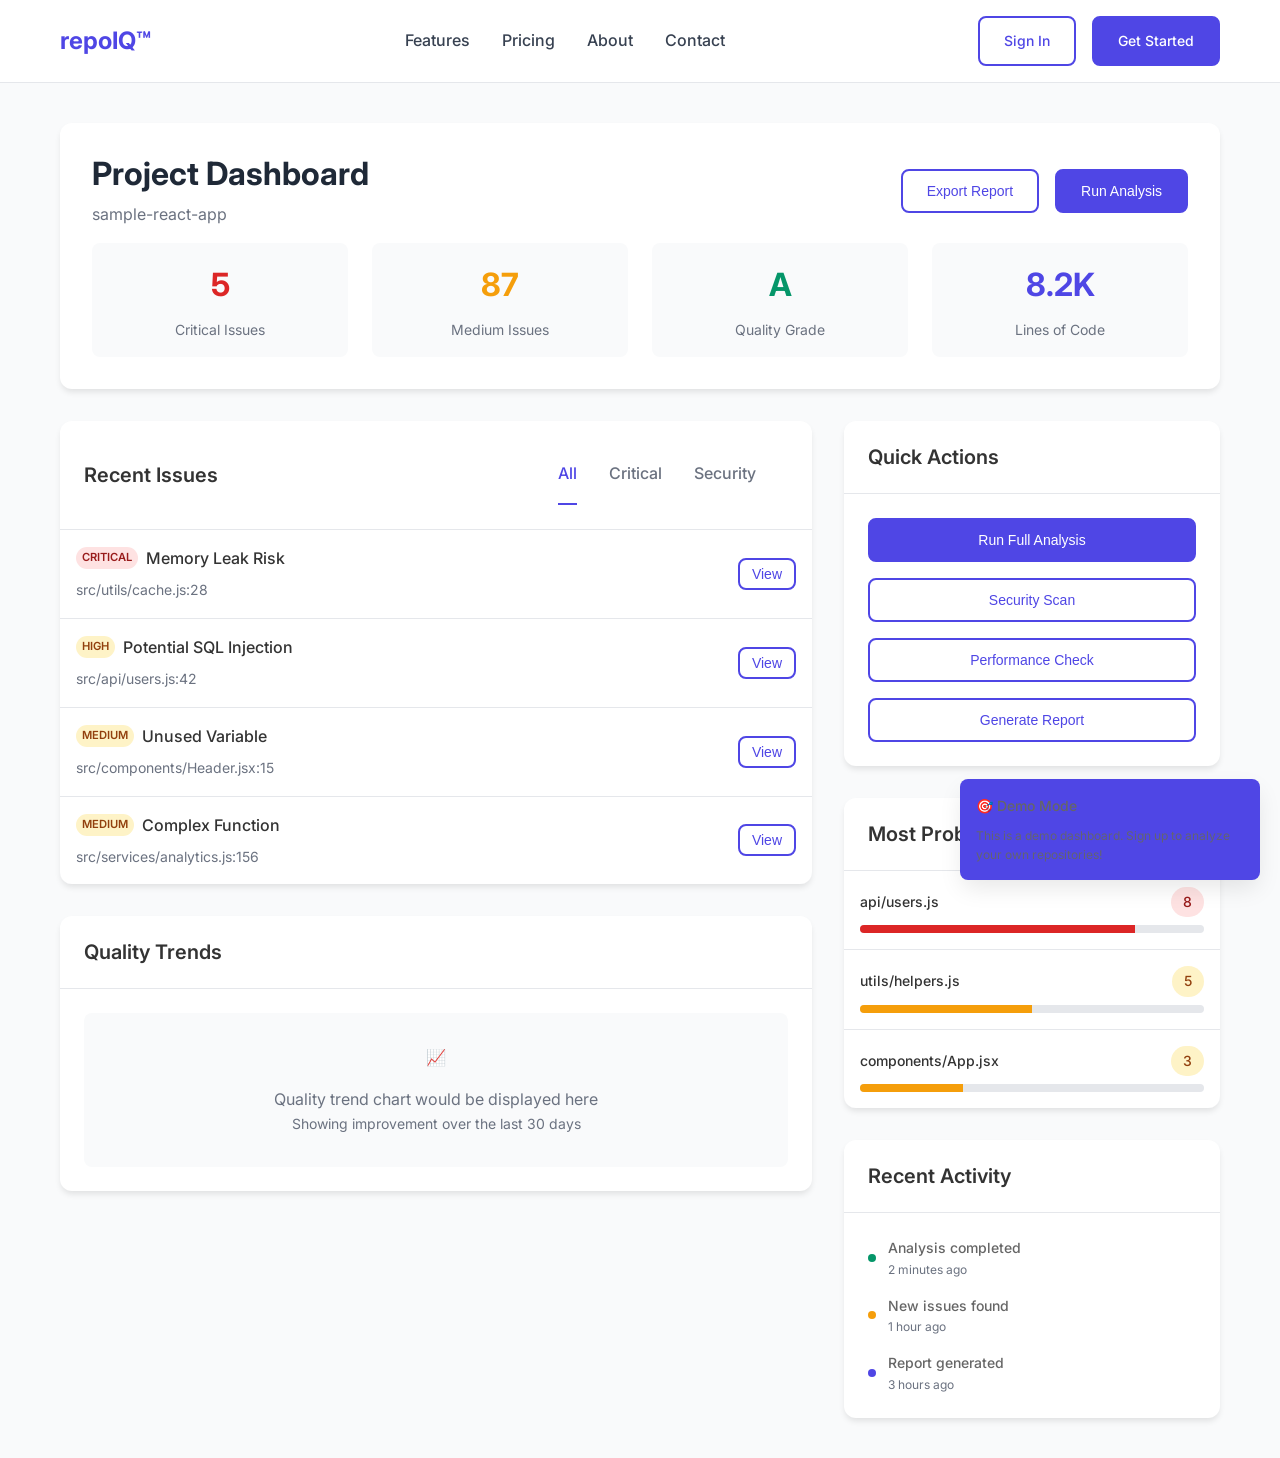
<file: pages/demo.html>
<!DOCTYPE html>
<html lang="en">
<head>
    <meta charset="UTF-8">
    <meta name="viewport" content="width=device-width, initial-scale=1.0">
    <title>Demo - repoIQ Dashboard</title>
    <meta name="description" content="Experience repoIQ's AI-powered code analysis dashboard with our interactive demo.">
    <link rel="stylesheet" href="../assets/css/main.css">
    <link rel="stylesheet" href="../assets/css/components.css">
    <link href="https://fonts.googleapis.com/css2?family=Inter:wght@300;400;500;600;700&display=swap" rel="stylesheet">
</head>
<body>
    <!-- Header -->
    <header class="header">
        <nav class="nav container">
            <div class="nav-brand">
                <a href="../index.html" class="logo">repoIQ™</a>
            </div>
            <ul class="nav-menu">
                <li><a href="../index.html#features" class="nav-link">Features</a></li>
                <li><a href="../index.html#pricing" class="nav-link">Pricing</a></li>
                <li><a href="about.html" class="nav-link">About</a></li>
                <li><a href="mailto:support@repoiq.net?subject=RepoIQ%20support" class="nav-link">Contact</a></li>
            </ul>
            <div class="nav-actions">
                <a href="#" class="btn btn-outline">Sign In</a>
                <a href="#" class="btn btn-primary">Get Started</a>
            </div>
            <button class="nav-toggle" aria-label="Toggle navigation">
                <span></span>
                <span></span>
                <span></span>
            </button>
        </nav>
    </header>

    <!-- Demo Dashboard -->
    <section style="padding: 40px 0; background-color: #f9fafb; min-height: calc(100vh - 80px);">
        <div class="container">
            <!-- Dashboard Header -->
            <div style="background: white; border-radius: 12px; padding: 2rem; margin-bottom: 2rem; box-shadow: 0 4px 6px -1px rgba(0, 0, 0, 0.1);">
                <div style="display: flex; justify-content: space-between; align-items: center; margin-bottom: 1rem;">
                    <div>
                        <h1 style="font-size: 2rem; margin-bottom: 0.5rem; color: #1f2937;">Project Dashboard</h1>
                        <p style="color: #6b7280; margin: 0;">sample-react-app</p>
                    </div>
                    <div style="display: flex; gap: 1rem;">
                        <button class="btn btn-outline">Export Report</button>
                        <button class="btn btn-primary">Run Analysis</button>
                    </div>
                </div>
                
                <!-- Project Stats -->
                <div style="display: grid; grid-template-columns: repeat(auto-fit, minmax(200px, 1fr)); gap: 1.5rem;">
                    <div style="text-align: center; padding: 1rem; background: #f9fafb; border-radius: 8px;">
                        <div style="font-size: 2rem; font-weight: 700; color: #dc2626; margin-bottom: 0.5rem;">5</div>
                        <div style="color: #6b7280; font-size: 0.875rem;">Critical Issues</div>
                    </div>
                    <div style="text-align: center; padding: 1rem; background: #f9fafb; border-radius: 8px;">
                        <div style="font-size: 2rem; font-weight: 700; color: #f59e0b; margin-bottom: 0.5rem;">87</div>
                        <div style="color: #6b7280; font-size: 0.875rem;">Medium Issues</div>
                    </div>
                    <div style="text-align: center; padding: 1rem; background: #f9fafb; border-radius: 8px;">
                        <div style="font-size: 2rem; font-weight: 700; color: #059669; margin-bottom: 0.5rem;">A</div>
                        <div style="color: #6b7280; font-size: 0.875rem;">Quality Grade</div>
                    </div>
                    <div style="text-align: center; padding: 1rem; background: #f9fafb; border-radius: 8px;">
                        <div style="font-size: 2rem; font-weight: 700; color: #4f46e5; margin-bottom: 0.5rem;">8.2K</div>
                        <div style="color: #6b7280; font-size: 0.875rem;">Lines of Code</div>
                    </div>
                </div>
            </div>

            <!-- Main Dashboard Content -->
            <div style="display: grid; grid-template-columns: 2fr 1fr; gap: 2rem;">
                <!-- Left Column -->
                <div>
                    <!-- Issues List -->
                    <div class="card" style="margin-bottom: 2rem;">
                        <div class="card-header">
                            <div style="display: flex; justify-content: space-between; align-items: center;">
                                <h2 style="margin: 0; font-size: 1.25rem;">Recent Issues</h2>
                                <div class="tabs" style="border: none; margin: 0;">
                                    <ul class="tab-list" style="margin: 0;">
                                        <li class="tab-item"><a href="#all-issues" class="tab-link active">All</a></li>
                                        <li class="tab-item"><a href="#critical-issues" class="tab-link">Critical</a></li>
                                        <li class="tab-item"><a href="#security-issues" class="tab-link">Security</a></li>
                                    </ul>
                                </div>
                            </div>
                        </div>
                        <div class="card-body" style="padding: 0;">
                            <div id="all-issues" class="tab-content active">
                                <div style="display: grid; gap: 1px; background: #e5e7eb;">
                                    <div style="background: white; padding: 1rem; display: flex; justify-content: space-between; align-items: center;">
                                        <div>
                                            <div style="display: flex; align-items: center; gap: 0.5rem; margin-bottom: 0.5rem;">
                                                <span style="background: #fee2e2; color: #991b1b; padding: 2px 6px; border-radius: 12px; font-size: 0.7rem; font-weight: 600;">CRITICAL</span>
                                                <span style="font-weight: 500;">Memory Leak Risk</span>
                                            </div>
                                            <p style="color: #6b7280; margin: 0; font-size: 0.875rem;">src/utils/cache.js:28</p>
                                        </div>
                                        <button class="btn btn-outline" style="padding: 6px 12px; font-size: 0.875rem;">View</button>
                                    </div>
                                    
                                    <div style="background: white; padding: 1rem; display: flex; justify-content: space-between; align-items: center;">
                                        <div>
                                            <div style="display: flex; align-items: center; gap: 0.5rem; margin-bottom: 0.5rem;">
                                                <span style="background: #fef3c7; color: #92400e; padding: 2px 6px; border-radius: 12px; font-size: 0.7rem; font-weight: 600;">HIGH</span>
                                                <span style="font-weight: 500;">Potential SQL Injection</span>
                                            </div>
                                            <p style="color: #6b7280; margin: 0; font-size: 0.875rem;">src/api/users.js:42</p>
                                        </div>
                                        <button class="btn btn-outline" style="padding: 6px 12px; font-size: 0.875rem;">View</button>
                                    </div>
                                    
                                    <div style="background: white; padding: 1rem; display: flex; justify-content: space-between; align-items: center;">
                                        <div>
                                            <div style="display: flex; align-items: center; gap: 0.5rem; margin-bottom: 0.5rem;">
                                                <span style="background: #fef3c7; color: #92400e; padding: 2px 6px; border-radius: 12px; font-size: 0.7rem; font-weight: 600;">MEDIUM</span>
                                                <span style="font-weight: 500;">Unused Variable</span>
                                            </div>
                                            <p style="color: #6b7280; margin: 0; font-size: 0.875rem;">src/components/Header.jsx:15</p>
                                        </div>
                                        <button class="btn btn-outline" style="padding: 6px 12px; font-size: 0.875rem;">View</button>
                                    </div>
                                    
                                    <div style="background: white; padding: 1rem; display: flex; justify-content: space-between; align-items: center;">
                                        <div>
                                            <div style="display: flex; align-items: center; gap: 0.5rem; margin-bottom: 0.5rem;">
                                                <span style="background: #fef3c7; color: #92400e; padding: 2px 6px; border-radius: 12px; font-size: 0.7rem; font-weight: 600;">MEDIUM</span>
                                                <span style="font-weight: 500;">Complex Function</span>
                                            </div>
                                            <p style="color: #6b7280; margin: 0; font-size: 0.875rem;">src/services/analytics.js:156</p>
                                        </div>
                                        <button class="btn btn-outline" style="padding: 6px 12px; font-size: 0.875rem;">View</button>
                                    </div>
                                </div>
                            </div>
                        </div>
                    </div>

                    <!-- Code Quality Trends -->
                    <div class="card">
                        <div class="card-header">
                            <h2 style="margin: 0; font-size: 1.25rem;">Quality Trends</h2>
                        </div>
                        <div class="card-body">
                            <div style="background: #f9fafb; padding: 2rem; border-radius: 8px; text-align: center;">
                                <div style="color: #6b7280; margin-bottom: 1rem;">📈</div>
                                <p style="color: #6b7280; margin: 0;">Quality trend chart would be displayed here</p>
                                <p style="color: #6b7280; margin: 0; font-size: 0.875rem;">Showing improvement over the last 30 days</p>
                            </div>
                        </div>
                    </div>
                </div>

                <!-- Right Column -->
                <div>
                    <!-- Quick Actions -->
                    <div class="card" style="margin-bottom: 2rem;">
                        <div class="card-header">
                            <h2 style="margin: 0; font-size: 1.25rem;">Quick Actions</h2>
                        </div>
                        <div class="card-body">
                            <div style="display: grid; gap: 1rem;">
                                <button class="btn btn-primary btn-full">Run Full Analysis</button>
                                <button class="btn btn-outline btn-full">Security Scan</button>
                                <button class="btn btn-outline btn-full">Performance Check</button>
                                <button class="btn btn-outline btn-full">Generate Report</button>
                            </div>
                        </div>
                    </div>

                    <!-- File Analysis -->
                    <div class="card" style="margin-bottom: 2rem;">
                        <div class="card-header">
                            <h2 style="margin: 0; font-size: 1.25rem;">Most Problematic Files</h2>
                        </div>
                        <div class="card-body" style="padding: 0;">
                            <div style="display: grid; gap: 1px; background: #e5e7eb;">
                                <div style="background: white; padding: 1rem;">
                                    <div style="display: flex; justify-content: space-between; align-items: center; margin-bottom: 0.5rem;">
                                        <span style="font-weight: 500; font-size: 0.875rem;">api/users.js</span>
                                        <span class="badge badge-error">8</span>
                                    </div>
                                    <div class="progress">
                                        <div class="progress-bar error" style="width: 80%;"></div>
                                    </div>
                                </div>
                                
                                <div style="background: white; padding: 1rem;">
                                    <div style="display: flex; justify-content: space-between; align-items: center; margin-bottom: 0.5rem;">
                                        <span style="font-weight: 500; font-size: 0.875rem;">utils/helpers.js</span>
                                        <span class="badge badge-warning">5</span>
                                    </div>
                                    <div class="progress">
                                        <div class="progress-bar warning" style="width: 50%;"></div>
                                    </div>
                                </div>
                                
                                <div style="background: white; padding: 1rem;">
                                    <div style="display: flex; justify-content: space-between; align-items: center; margin-bottom: 0.5rem;">
                                        <span style="font-weight: 500; font-size: 0.875rem;">components/App.jsx</span>
                                        <span class="badge badge-warning">3</span>
                                    </div>
                                    <div class="progress">
                                        <div class="progress-bar warning" style="width: 30%;"></div>
                                    </div>
                                </div>
                            </div>
                        </div>
                    </div>

                    <!-- Recent Activity -->
                    <div class="card">
                        <div class="card-header">
                            <h2 style="margin: 0; font-size: 1.25rem;">Recent Activity</h2>
                        </div>
                        <div class="card-body">
                            <div style="display: grid; gap: 1rem;">
                                <div style="display: flex; align-items: center; gap: 0.75rem;">
                                    <div style="width: 8px; height: 8px; background: #059669; border-radius: 50%;"></div>
                                    <div>
                                        <p style="margin: 0; font-size: 0.875rem; font-weight: 500;">Analysis completed</p>
                                        <p style="margin: 0; font-size: 0.75rem; color: #6b7280;">2 minutes ago</p>
                                    </div>
                                </div>
                                
                                <div style="display: flex; align-items: center; gap: 0.75rem;">
                                    <div style="width: 8px; height: 8px; background: #f59e0b; border-radius: 50%;"></div>
                                    <div>
                                        <p style="margin: 0; font-size: 0.875rem; font-weight: 500;">New issues found</p>
                                        <p style="margin: 0; font-size: 0.75rem; color: #6b7280;">1 hour ago</p>
                                    </div>
                                </div>
                                
                                <div style="display: flex; align-items: center; gap: 0.75rem;">
                                    <div style="width: 8px; height: 8px; background: #4f46e5; border-radius: 50%;"></div>
                                    <div>
                                        <p style="margin: 0; font-size: 0.875rem; font-weight: 500;">Report generated</p>
                                        <p style="margin: 0; font-size: 0.75rem; color: #6b7280;">3 hours ago</p>
                                    </div>
                                </div>
                            </div>
                        </div>
                    </div>
                </div>
            </div>
        </div>
    </section>

    <!-- Demo Notice -->
    <div style="position: fixed; bottom: 20px; right: 20px; background: #4f46e5; color: white; padding: 1rem; border-radius: 8px; box-shadow: 0 10px 25px -3px rgba(0, 0, 0, 0.1); max-width: 300px;">
        <p style="margin: 0; font-size: 0.875rem; font-weight: 500;">🎯 Demo Mode</p>
        <p style="margin: 0.5rem 0 0 0; font-size: 0.75rem; opacity: 0.9;">This is a demo dashboard. Sign up to analyze your own repositories!</p>
    </div>

    <script src="../assets/js/main.js"></script>
    <script>
        // Demo-specific functionality
        document.addEventListener('DOMContentLoaded', function() {
            // Simulate real-time updates
            setInterval(function() {
                const activities = [
                    'New commit analyzed',
                    'Security scan completed',
                    'Performance check finished',
                    'Issue resolved',
                    'Quality improved'
                ];
                
                // This would update the recent activity in a real application
                console.log('Demo: ' + activities[Math.floor(Math.random() * activities.length)]);
            }, 10000);
        });
    </script>
</body>
</html>
</file>
<file: assets/css/main.css>
/* Reset and Base Styles */
* {
    margin: 0;
    padding: 0;
    box-sizing: border-box;
}

html {
    scroll-behavior: smooth;
}

body {
    font-family: 'Inter', -apple-system, BlinkMacSystemFont, 'Segoe UI', Roboto, sans-serif;
    line-height: 1.6;
    color: #333;
    background-color: #ffffff;
}

/* Container */
.container {
    max-width: 1200px;
    margin: 0 auto;
    padding: 0 20px;
}

/* Typography */
h1, h2, h3, h4, h5, h6 {
    font-weight: 600;
    line-height: 1.2;
    margin-bottom: 1rem;
}

h1 {
    font-size: 3.5rem;
    font-weight: 700;
}

h2 {
    font-size: 2.5rem;
}

h3 {
    font-size: 1.5rem;
}

p {
    margin-bottom: 1rem;
    color: #666;
}

/* Buttons */
.btn {
    display: inline-block;
    padding: 12px 24px;
    border-radius: 8px;
    text-decoration: none;
    font-weight: 500;
    font-size: 14px;
    border: 2px solid transparent;
    cursor: pointer;
    transition: all 0.3s ease;
    text-align: center;
}

.btn-primary {
    background-color: #4f46e5;
    color: white;
    border-color: #4f46e5;
}

.btn-primary:hover {
    background-color: #4338ca;
    border-color: #4338ca;
}

.btn-outline {
    background-color: transparent;
    color: #4f46e5;
    border-color: #4f46e5;
}

.btn-outline:hover {
    background-color: #4f46e5;
    color: white;
}

.btn-large {
    padding: 16px 32px;
    font-size: 16px;
}

.btn-full {
    width: 100%;
}

/* Header */
.header {
    background-color: #ffffff;
    border-bottom: 1px solid #e5e7eb;
    position: sticky;
    top: 0;
    z-index: 100;
}

.nav {
    display: flex;
    align-items: center;
    justify-content: space-between;
    padding: 1rem 20px;
}

.nav-brand {
    display: flex;
    align-items: center;
    gap: 12px;
}

.logo {
    font-size: 1.5rem;
    font-weight: 700;
    color: #4f46e5;
    text-decoration: none;
}

a.logo {
    text-decoration: none;
}

a.logo:hover {
    text-decoration: none;
}

.nav-menu {
    display: flex;
    list-style: none;
    gap: 2rem;
}

.nav-link {
    text-decoration: none;
    color: #374151;
    font-weight: 500;
    transition: color 0.3s ease;
}

.nav-link:hover {
    color: #4f46e5;
}

.nav-actions {
    display: flex;
    gap: 1rem;
    align-items: center;
}

.nav-toggle {
    display: none;
    flex-direction: column;
    background: none;
    border: none;
    cursor: pointer;
    padding: 4px;
}

.nav-toggle span {
    width: 25px;
    height: 3px;
    background-color: #374151;
    margin: 3px 0;
    transition: 0.3s;
}

/* Hero Section */
.hero {
    padding: 40px 0 30px 0;
    background: linear-gradient(135deg, #667eea 0%, #764ba2 100%);
    color: white;
    overflow: hidden;
    min-height: 60vh;
    display: flex;
    align-items: center;
}

.hero .container {
    display: grid;
    grid-template-columns: 1fr 1fr;
    gap: 4rem;
    align-items: center;
}

.hero-title {
    font-size: 2.8rem;
    font-weight: 700;
    margin-bottom: 1rem;
    line-height: 1.1;
}

.hero-subtitle {
    font-size: 1.1rem;
    margin-bottom: 1.5rem;
    color: rgba(255, 255, 255, 0.9);
    line-height: 1.5;
}

.hero-actions {
    display: flex;
    gap: 1rem;
    margin-bottom: 2rem;
}

.hero-stats {
    display: flex;
    gap: 2rem;
}

.stat {
    text-align: center;
}

.stat-number {
    display: block;
    font-size: 2rem;
    font-weight: 700;
    color: #fbbf24;
}

.stat-label {
    font-size: 0.875rem;
    color: rgba(255, 255, 255, 0.8);
}

/* Dashboard Preview */
.dashboard-preview {
    background: white;
    border-radius: 12px;
    box-shadow: 0 25px 50px -12px rgba(0, 0, 0, 0.25);
    overflow: hidden;
    transform: perspective(1000px) rotateY(-5deg) rotateX(5deg);
}

.dashboard-header {
    background: #f9fafb;
    border-bottom: 1px solid #e5e7eb;
    padding: 1rem;
}

.dashboard-tabs {
    display: flex;
    gap: 1rem;
}

.tab {
    padding: 8px 16px;
    border-radius: 6px;
    font-size: 14px;
    color: #6b7280;
    cursor: pointer;
}

.tab.active {
    background: #4f46e5;
    color: white;
}

.dashboard-content {
    padding: 2rem;
}

.metric-cards {
    display: grid;
    grid-template-columns: repeat(3, 1fr);
    gap: 1rem;
}

.metric-card {
    text-align: center;
    padding: 1.5rem;
    border-radius: 8px;
    background: #f9fafb;
}

.metric-value {
    font-size: 2rem;
    font-weight: 700;
    margin-bottom: 0.5rem;
}

.metric-value.critical {
    color: #dc2626;
}

.metric-value.warning {
    color: #f59e0b;
}

.metric-value.success {
    color: #059669;
}

.metric-label {
    font-size: 0.875rem;
    color: #6b7280;
}

/* Section Styles */
section {
    padding: 40px 0;
}

section.hero {
    padding: 40px 0 30px 0;
}

.section-header {
    text-align: center;
    margin-bottom: 4rem;
}

.section-title {
    font-size: 2.5rem;
    margin-bottom: 1rem;
    color: #1f2937;
}

.section-subtitle {
    font-size: 1.25rem;
    color: #6b7280;
    max-width: 600px;
    margin: 0 auto;
}

/* Features Section */
.features {
    background-color: #f9fafb;
}

.features-grid {
    display: grid;
    grid-template-columns: repeat(auto-fit, minmax(300px, 1fr));
    gap: 2rem;
}

.feature-card {
    background: white;
    padding: 2rem;
    border-radius: 12px;
    box-shadow: 0 4px 6px -1px rgba(0, 0, 0, 0.1);
    transition: transform 0.3s ease, box-shadow 0.3s ease;
}

.feature-card:hover {
    transform: translateY(-4px);
    box-shadow: 0 10px 25px -3px rgba(0, 0, 0, 0.1);
}

.feature-icon {
    font-size: 3rem;
    margin-bottom: 1rem;
}

.feature-title {
    font-size: 1.25rem;
    margin-bottom: 1rem;
    color: #1f2937;
}

.feature-description {
    color: #6b7280;
    line-height: 1.6;
}

/* Pricing Section */
.pricing-grid {
    display: grid;
    grid-template-columns: repeat(auto-fit, minmax(300px, 1fr));
    gap: 2rem;
    max-width: 1000px;
    margin: 0 auto;
}

.pricing-card {
    background: white;
    border: 2px solid #e5e7eb;
    border-radius: 12px;
    padding: 2rem;
    position: relative;
    transition: transform 0.3s ease, box-shadow 0.3s ease;
}

.pricing-card:hover {
    transform: translateY(-4px);
    box-shadow: 0 10px 25px -3px rgba(0, 0, 0, 0.1);
}

.pricing-card.featured {
    border-color: #4f46e5;
    transform: scale(1.05);
}

.pricing-badge {
    position: absolute;
    top: -12px;
    left: 50%;
    transform: translateX(-50%);
    background: #4f46e5;
    color: white;
    padding: 6px 16px;
    border-radius: 20px;
    font-size: 0.875rem;
    font-weight: 500;
}

.pricing-header {
    text-align: center;
    margin-bottom: 2rem;
}

.pricing-title {
    font-size: 1.5rem;
    margin-bottom: 1rem;
}

.pricing-price {
    display: flex;
    align-items: baseline;
    justify-content: center;
    gap: 0.5rem;
}

.price {
    font-size: 3rem;
    font-weight: 700;
    color: #1f2937;
}

.period {
    color: #6b7280;
}

.pricing-features {
    list-style: none;
    margin-bottom: 2rem;
}

.pricing-features li {
    padding: 0.5rem 0;
    color: #374151;
    position: relative;
    padding-left: 1.5rem;
}

.pricing-features li::before {
    content: "✓";
    position: absolute;
    left: 0;
    color: #059669;
    font-weight: bold;
}

/* Footer */
.footer {
    background-color: #1f2937;
    color: white;
    padding: 60px 0 20px;
}

.footer-content {
    display: grid;
    grid-template-columns: 2fr 1fr 1fr 1fr;
    gap: 3rem;
    margin-bottom: 3rem;
}

.footer-brand .logo {
    color: white;
    margin-bottom: 1rem;
}

.footer-description {
    color: #9ca3af;
    line-height: 1.6;
}

.footer-title {
    font-size: 1.125rem;
    margin-bottom: 1rem;
    color: white;
}

.footer-links {
    list-style: none;
}

.footer-links li {
    margin-bottom: 0.5rem;
}

.footer-links a {
    color: #9ca3af;
    text-decoration: none;
    transition: color 0.3s ease;
}

.footer-links a:hover {
    color: white;
}

.footer-bottom {
    display: flex;
    justify-content: space-between;
    align-items: center;
    padding-top: 2rem;
    border-top: 1px solid #374151;
}

.footer-copyright {
    color: #9ca3af;
}

.footer-legal {
    display: flex;
    gap: 2rem;
}

.footer-legal a {
    color: #9ca3af;
    text-decoration: none;
    transition: color 0.3s ease;
}

.footer-legal a:hover {
    color: white;
}

/* Responsive Design */
@media (max-width: 768px) {
    .container {
        padding: 0 16px;
    }
    
    .nav-menu {
        display: none;
    }
    
    .nav-toggle {
        display: flex;
    }
    
    .hero .container > div:first-child {
        grid-template-columns: 1fr !important;
        gap: 2rem !important;
        text-align: center;
    }
    
    .hero-title {
        font-size: 2rem;
    }
    
    .hero-subtitle {
        font-size: 1rem;
    }
    
    .hero-actions {
        flex-direction: column;
        align-items: center;
        gap: 0.75rem;
    }
    
    .hero-stats {
        justify-content: center;
        gap: 1rem;
    }
    
    .dashboard-preview {
        transform: scale(0.75) !important;
        margin-top: 1rem;
    }
    
    /* Compact features section on mobile */
    section[style*="grid-template-columns: 2fr 1fr"] > div {
        grid-template-columns: 1fr !important;
        gap: 2rem !important;
    }
    
    div[style*="grid-template-columns: repeat(3, 1fr)"] {
        grid-template-columns: 1fr 1fr !important;
        gap: 1rem !important;
    }
    
    .footer-content {
        grid-template-columns: 1fr;
        text-align: center;
    }
    
    .footer-bottom {
        flex-direction: column;
        gap: 1rem;
        text-align: center;
    }
}

@media (max-width: 1024px) {
    .hero .container > div:first-child {
        gap: 2rem;
    }
    
    .dashboard-preview {
        transform: scale(0.8) !important;
    }
    
    section[style*="grid-template-columns: 2fr 1fr"] > div {
        gap: 2rem;
    }
}

@media (max-width: 480px) {
    .hero-title {
        font-size: 2rem;
    }
    
    .section-title {
        font-size: 2rem;
    }
    
    .btn-large {
        padding: 14px 24px;
        font-size: 14px;
    }
}
</file>
<file: assets/css/components.css>
/* Component-specific styles */

/* Loading Animation */
.loading {
    display: inline-block;
    width: 20px;
    height: 20px;
    border: 3px solid rgba(255, 255, 255, 0.3);
    border-radius: 50%;
    border-top-color: #fff;
    animation: spin 1s ease-in-out infinite;
}

@keyframes spin {
    to { transform: rotate(360deg); }
}

/* Alert Components */
.alert {
    padding: 1rem;
    border-radius: 8px;
    margin-bottom: 1rem;
    border: 1px solid transparent;
}

.alert-success {
    background-color: #d1fae5;
    border-color: #a7f3d0;
    color: #065f46;
}

.alert-warning {
    background-color: #fef3c7;
    border-color: #fde68a;
    color: #92400e;
}

.alert-error {
    background-color: #fee2e2;
    border-color: #fecaca;
    color: #991b1b;
}

/* Modal */
.modal-overlay {
    position: fixed;
    top: 0;
    left: 0;
    right: 0;
    bottom: 0;
    background-color: rgba(0, 0, 0, 0.5);
    display: flex;
    align-items: center;
    justify-content: center;
    z-index: 1000;
    opacity: 0;
    visibility: hidden;
    transition: all 0.3s ease;
}

.modal-overlay.active {
    opacity: 1;
    visibility: visible;
}

.modal {
    background: white;
    border-radius: 12px;
    padding: 2rem;
    max-width: 500px;
    width: 90%;
    max-height: 90vh;
    overflow-y: auto;
    transform: scale(0.9);
    transition: transform 0.3s ease;
}

.modal-overlay.active .modal {
    transform: scale(1);
}

.modal-header {
    display: flex;
    justify-content: space-between;
    align-items: center;
    margin-bottom: 1.5rem;
}

.modal-title {
    font-size: 1.5rem;
    font-weight: 600;
    margin: 0;
}

.modal-close {
    background: none;
    border: none;
    font-size: 1.5rem;
    cursor: pointer;
    color: #6b7280;
    padding: 0;
    width: 32px;
    height: 32px;
    display: flex;
    align-items: center;
    justify-content: center;
    border-radius: 4px;
    transition: background-color 0.2s ease;
}

.modal-close:hover {
    background-color: #f3f4f6;
}

/* Form Components */
.form-group {
    margin-bottom: 1.5rem;
}

.form-label {
    display: block;
    margin-bottom: 0.5rem;
    font-weight: 500;
    color: #374151;
}

.form-input {
    width: 100%;
    padding: 12px 16px;
    border: 2px solid #e5e7eb;
    border-radius: 8px;
    font-size: 16px;
    transition: border-color 0.3s ease;
}

.form-input:focus {
    outline: none;
    border-color: #4f46e5;
}

.form-textarea {
    width: 100%;
    padding: 12px 16px;
    border: 2px solid #e5e7eb;
    border-radius: 8px;
    font-size: 16px;
    resize: vertical;
    min-height: 120px;
    font-family: inherit;
    transition: border-color 0.3s ease;
}

.form-textarea:focus {
    outline: none;
    border-color: #4f46e5;
}

/* Badge Component */
.badge {
    display: inline-block;
    padding: 4px 12px;
    border-radius: 20px;
    font-size: 0.875rem;
    font-weight: 500;
}

.badge-primary {
    background-color: #ddd6fe;
    color: #5b21b6;
}

.badge-success {
    background-color: #d1fae5;
    color: #065f46;
}

.badge-warning {
    background-color: #fef3c7;
    color: #92400e;
}

.badge-error {
    background-color: #fee2e2;
    color: #991b1b;
}

/* Card Component */
.card {
    background: white;
    border-radius: 12px;
    box-shadow: 0 4px 6px -1px rgba(0, 0, 0, 0.1);
    overflow: hidden;
}

.card-header {
    padding: 1.5rem;
    border-bottom: 1px solid #e5e7eb;
}

.card-body {
    padding: 1.5rem;
}

.card-footer {
    padding: 1.5rem;
    border-top: 1px solid #e5e7eb;
    background-color: #f9fafb;
}

/* Progress Bar */
.progress {
    width: 100%;
    height: 8px;
    background-color: #e5e7eb;
    border-radius: 4px;
    overflow: hidden;
}

.progress-bar {
    height: 100%;
    background-color: #4f46e5;
    transition: width 0.3s ease;
}

.progress-bar.success {
    background-color: #059669;
}

.progress-bar.warning {
    background-color: #f59e0b;
}

.progress-bar.error {
    background-color: #dc2626;
}

/* Tooltip */
.tooltip {
    position: relative;
    display: inline-block;
}

.tooltip-content {
    position: absolute;
    bottom: 125%;
    left: 50%;
    transform: translateX(-50%);
    background-color: #1f2937;
    color: white;
    padding: 8px 12px;
    border-radius: 6px;
    font-size: 0.875rem;
    white-space: nowrap;
    opacity: 0;
    visibility: hidden;
    transition: all 0.3s ease;
    z-index: 1000;
}

.tooltip-content::after {
    content: "";
    position: absolute;
    top: 100%;
    left: 50%;
    transform: translateX(-50%);
    border: 5px solid transparent;
    border-top-color: #1f2937;
}

.tooltip:hover .tooltip-content {
    opacity: 1;
    visibility: visible;
}

/* Dropdown */
.dropdown {
    position: relative;
    display: inline-block;
}

.dropdown-toggle {
    background: white;
    border: 2px solid #e5e7eb;
    border-radius: 8px;
    padding: 12px 16px;
    cursor: pointer;
    display: flex;
    align-items: center;
    justify-content: space-between;
    min-width: 200px;
}

.dropdown-menu {
    position: absolute;
    top: 100%;
    left: 0;
    right: 0;
    background: white;
    border: 2px solid #e5e7eb;
    border-radius: 8px;
    box-shadow: 0 10px 25px -3px rgba(0, 0, 0, 0.1);
    z-index: 1000;
    opacity: 0;
    visibility: hidden;
    transform: translateY(-10px);
    transition: all 0.3s ease;
}

.dropdown.active .dropdown-menu {
    opacity: 1;
    visibility: visible;
    transform: translateY(0);
}

.dropdown-item {
    display: block;
    padding: 12px 16px;
    color: #374151;
    text-decoration: none;
    transition: background-color 0.2s ease;
}

.dropdown-item:hover {
    background-color: #f3f4f6;
}

/* Tabs */
.tabs {
    border-bottom: 2px solid #e5e7eb;
    margin-bottom: 2rem;
}

.tab-list {
    display: flex;
    list-style: none;
    margin: 0;
    padding: 0;
}

.tab-item {
    margin-right: 2rem;
}

.tab-link {
    display: block;
    padding: 1rem 0;
    color: #6b7280;
    text-decoration: none;
    font-weight: 500;
    border-bottom: 2px solid transparent;
    transition: all 0.3s ease;
}

.tab-link:hover,
.tab-link.active {
    color: #4f46e5;
    border-bottom-color: #4f46e5;
}

.tab-content {
    display: none;
}

.tab-content.active {
    display: block;
}

/* Utility Classes */
.text-center {
    text-align: center;
}

.text-left {
    text-align: left;
}

.text-right {
    text-align: right;
}

.hidden {
    display: none;
}

.visible {
    display: block;
}

.fade-in {
    animation: fadeIn 0.5s ease-in;
}

@keyframes fadeIn {
    from { opacity: 0; }
    to { opacity: 1; }
}

.slide-up {
    animation: slideUp 0.5s ease-out;
}

@keyframes slideUp {
    from {
        opacity: 0;
        transform: translateY(30px);
    }
    to {
        opacity: 1;
        transform: translateY(0);
    }
}

/* Responsive utilities */
@media (max-width: 768px) {
    .mobile-hidden {
        display: none;
    }
    
    .mobile-full {
        width: 100%;
    }
    
    .mobile-center {
        text-align: center;
    }
}

/* Section Components */
.section-header {
    text-align: center;
    margin-bottom: 4rem;
}

.section-title {
    font-size: 2.5rem;
    margin-bottom: 1rem;
    color: #1f2937;
    font-weight: 600;
}

.section-subtitle {
    font-size: 1.25rem;
    color: #6b7280;
    max-width: 600px;
    margin: 0 auto;
    line-height: 1.6;
}
</file>
